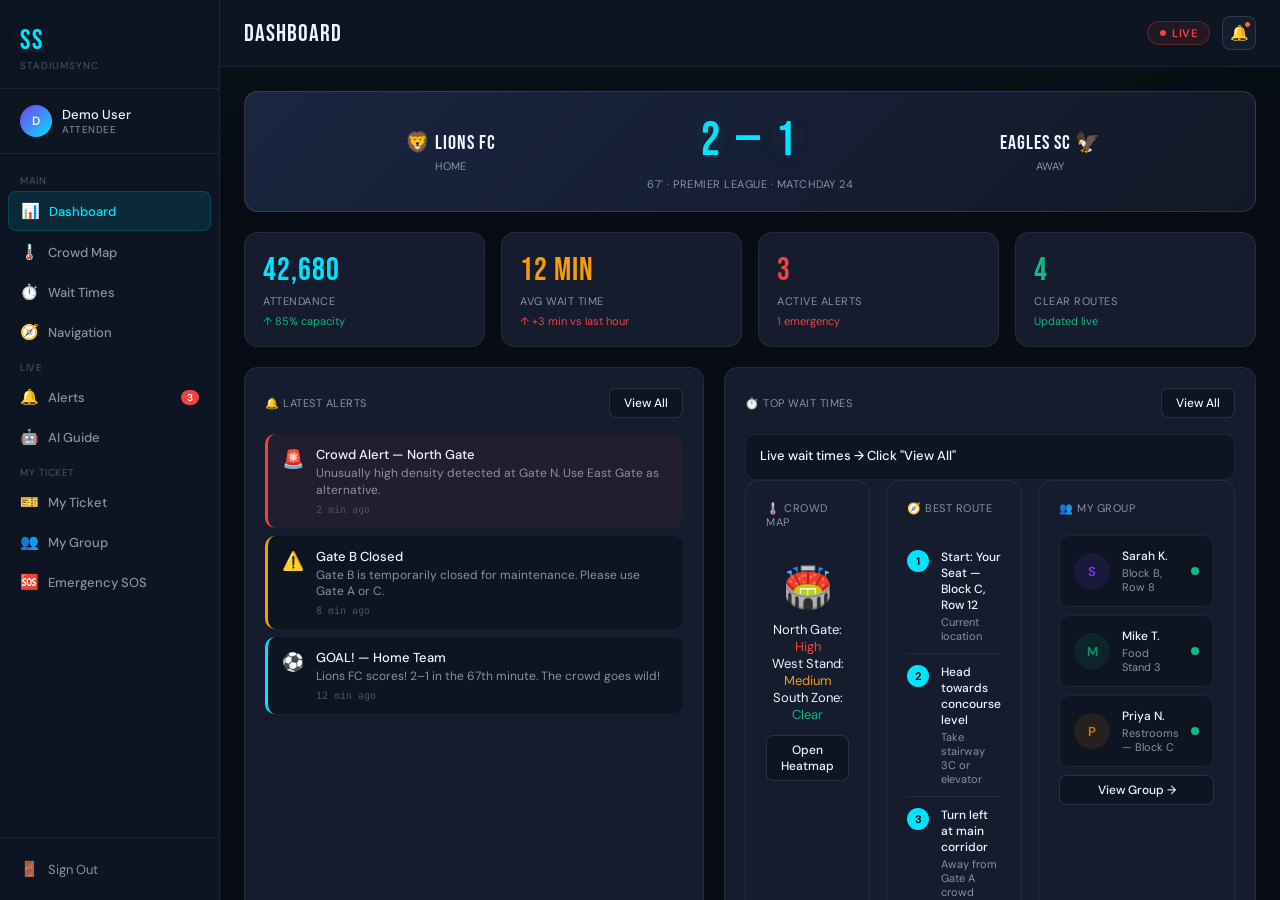
<file: index.html>
<!DOCTYPE html>
<html lang="en">
<head>
<meta charset="UTF-8"/>
<meta name="viewport" content="width=device-width, initial-scale=1.0"/>
<title>StadiumSync — Smart Stadium Experience</title>
<link href="https://fonts.googleapis.com/css2?family=Bebas+Neue&family=DM+Sans:wght@300;400;500;600&family=JetBrains+Mono:wght@400;600&display=swap" rel="stylesheet"/>
<style>
:root {
  --bg: #080c14;
  --bg2: #0d1422;
  --bg3: #111827;
  --card: #141c2e;
  --card2: #1a2540;
  --border: rgba(255,255,255,0.07);
  --border2: rgba(255,255,255,0.12);
  --accent: #00e5ff;
  --accent2: #ff6b35;
  --accent3: #7c3aed;
  --green: #10b981;
  --yellow: #f59e0b;
  --red: #ef4444;
  --text: #f0f4ff;
  --text2: #8892a4;
  --text3: #4a5568;
  --font-display: 'Bebas Neue', sans-serif;
  --font: 'DM Sans', sans-serif;
  --font-mono: 'JetBrains Mono', monospace;
  --glow: 0 0 20px rgba(0,229,255,0.15);
  --glow2: 0 0 30px rgba(0,229,255,0.25);
}
*{box-sizing:border-box;margin:0;padding:0}
body{font-family:var(--font);background:var(--bg);color:var(--text);min-height:100vh;overflow-x:hidden}
body::before{content:'';position:fixed;inset:0;background:radial-gradient(ellipse 80% 50% at 50% -20%,rgba(0,229,255,0.06),transparent);pointer-events:none;z-index:0}

/* SCROLLBAR */
::-webkit-scrollbar{width:4px}
::-webkit-scrollbar-track{background:var(--bg2)}
::-webkit-scrollbar-thumb{background:var(--accent3);border-radius:2px}

/* AUTH SCREEN */
.auth-screen{position:fixed;inset:0;background:var(--bg);display:flex;align-items:center;justify-content:center;z-index:100;padding:20px}
.auth-box{background:var(--card);border:1px solid var(--border2);border-radius:20px;padding:40px;width:100%;max-width:420px;position:relative;overflow:hidden}
.auth-box::before{content:'';position:absolute;top:-60px;right:-60px;width:200px;height:200px;background:radial-gradient(circle,rgba(0,229,255,0.08),transparent);border-radius:50%}
.auth-logo{font-family:var(--font-display);font-size:38px;letter-spacing:2px;color:var(--accent);margin-bottom:4px;text-shadow:var(--glow2)}
.auth-sub{color:var(--text2);font-size:13px;margin-bottom:32px;letter-spacing:1px;text-transform:uppercase}
.auth-tabs{display:flex;gap:4px;background:var(--bg2);border-radius:10px;padding:4px;margin-bottom:24px}
.auth-tab{flex:1;padding:8px;text-align:center;border-radius:7px;font-size:13px;font-weight:500;cursor:pointer;color:var(--text2);transition:all .2s}
.auth-tab.active{background:var(--card2);color:var(--accent)}
.form-group{margin-bottom:16px}
.form-label{font-size:12px;color:var(--text2);text-transform:uppercase;letter-spacing:.5px;margin-bottom:6px;display:block}
.form-input{width:100%;background:var(--bg2);border:1px solid var(--border2);border-radius:10px;padding:12px 14px;color:var(--text);font-family:var(--font);font-size:14px;outline:none;transition:border-color .2s}
.form-input:focus{border-color:var(--accent)}
.form-select{width:100%;background:var(--bg2);border:1px solid var(--border2);border-radius:10px;padding:12px 14px;color:var(--text);font-family:var(--font);font-size:14px;outline:none;appearance:none}
.btn-primary{width:100%;padding:14px;background:var(--accent);color:#000;border:none;border-radius:10px;font-family:var(--font);font-size:14px;font-weight:600;cursor:pointer;transition:all .2s;letter-spacing:.5px;margin-top:8px}
.btn-primary:hover{background:#33ecff;box-shadow:var(--glow2)}
.demo-accounts{margin-top:20px;padding-top:20px;border-top:1px solid var(--border)}
.demo-label{font-size:11px;color:var(--text3);text-transform:uppercase;letter-spacing:.5px;margin-bottom:10px}
.demo-btns{display:flex;gap:8px;flex-wrap:wrap}
.demo-btn{padding:6px 12px;background:var(--bg2);border:1px solid var(--border2);border-radius:6px;color:var(--text2);font-size:11px;cursor:pointer;transition:all .2s}
.demo-btn:hover{border-color:var(--accent);color:var(--accent)}

/* APP LAYOUT */
.app{display:flex;height:100vh;overflow:hidden;position:relative;z-index:1}
.sidebar{width:220px;background:var(--bg2);border-right:1px solid var(--border);display:flex;flex-direction:column;flex-shrink:0;transition:width .3s}
.sidebar-logo{padding:24px 20px 16px;border-bottom:1px solid var(--border)}
.sidebar-logo-text{font-family:var(--font-display);font-size:28px;letter-spacing:2px;color:var(--accent);text-shadow:var(--glow)}
.sidebar-logo-sub{font-size:10px;color:var(--text3);letter-spacing:1px;text-transform:uppercase;margin-top:2px}
.sidebar-user{padding:16px 20px;border-bottom:1px solid var(--border);display:flex;align-items:center;gap:10px}
.user-avatar{width:32px;height:32px;border-radius:50%;background:linear-gradient(135deg,var(--accent3),var(--accent));display:flex;align-items:center;justify-content:center;font-size:12px;font-weight:600;flex-shrink:0}
.user-info{min-width:0}
.user-name{font-size:13px;font-weight:500;white-space:nowrap;overflow:hidden;text-overflow:ellipsis}
.user-role{font-size:10px;color:var(--text2);text-transform:uppercase;letter-spacing:.5px}
.sidebar-nav{flex:1;padding:12px 8px;overflow-y:auto}
.nav-section{font-size:10px;color:var(--text3);text-transform:uppercase;letter-spacing:.5px;padding:8px 12px 4px}
.nav-item{display:flex;align-items:center;gap:10px;padding:9px 12px;border-radius:8px;cursor:pointer;color:var(--text2);font-size:13px;font-weight:500;transition:all .2s;margin-bottom:2px;position:relative}
.nav-item:hover{background:var(--card);color:var(--text)}
.nav-item.active{background:rgba(0,229,255,0.1);color:var(--accent);border:1px solid rgba(0,229,255,0.15)}
.nav-icon{width:18px;text-align:center;font-size:15px;flex-shrink:0}
.nav-badge{margin-left:auto;background:var(--red);color:#fff;border-radius:10px;padding:1px 6px;font-size:10px;font-weight:600}
.sidebar-bottom{padding:12px 8px;border-top:1px solid var(--border)}
.logout-btn{display:flex;align-items:center;gap:10px;padding:9px 12px;border-radius:8px;cursor:pointer;color:var(--text2);font-size:13px;width:100%;background:none;border:none;font-family:var(--font);transition:all .2s}
.logout-btn:hover{color:var(--red);background:rgba(239,68,68,0.08)}

/* MAIN */
.main{flex:1;overflow-y:auto;display:flex;flex-direction:column}
.topbar{padding:16px 24px;border-bottom:1px solid var(--border);display:flex;align-items:center;justify-content:space-between;background:var(--bg2);flex-shrink:0;position:sticky;top:0;z-index:10}
.page-title{font-family:var(--font-display);font-size:24px;letter-spacing:1px;color:var(--text)}
.topbar-right{display:flex;align-items:center;gap:12px}
.live-badge{display:flex;align-items:center;gap:6px;background:rgba(239,68,68,0.1);border:1px solid rgba(239,68,68,0.3);border-radius:20px;padding:4px 12px;font-size:11px;color:var(--red);font-weight:600;letter-spacing:.5px}
.live-dot{width:6px;height:6px;border-radius:50%;background:var(--red);animation:pulse 1.5s infinite}
@keyframes pulse{0%,100%{opacity:1;transform:scale(1)}50%{opacity:.5;transform:scale(.8)}}
.notif-btn{width:34px;height:34px;border-radius:8px;background:var(--card);border:1px solid var(--border2);display:flex;align-items:center;justify-content:center;cursor:pointer;position:relative;font-size:15px;transition:all .2s}
.notif-btn:hover{border-color:var(--accent)}
.notif-dot{position:absolute;top:4px;right:4px;width:7px;height:7px;border-radius:50%;background:var(--accent2);border:1px solid var(--bg2)}
.page-content{padding:24px;flex:1}

/* CARDS */
.card{background:var(--card);border:1px solid var(--border);border-radius:14px;padding:20px}
.card-title{font-size:11px;color:var(--text2);text-transform:uppercase;letter-spacing:.5px;margin-bottom:16px;display:flex;align-items:center;justify-content:space-between}
.card-title-left{display:flex;align-items:center;gap:8px}
.stat-grid{display:grid;grid-template-columns:repeat(4,1fr);gap:16px;margin-bottom:24px}
.stat-card{background:var(--card);border:1px solid var(--border);border-radius:14px;padding:18px}
.stat-value{font-family:var(--font-display);font-size:32px;letter-spacing:1px;margin-bottom:4px}
.stat-label{font-size:11px;color:var(--text2);text-transform:uppercase;letter-spacing:.5px}
.stat-change{font-size:11px;margin-top:6px}
.stat-change.up{color:var(--green)}
.stat-change.down{color:var(--red)}

/* HEATMAP */
.heatmap-container{position:relative;background:var(--bg3);border-radius:10px;overflow:hidden;aspect-ratio:16/9}
.heatmap-grid{display:grid;width:100%;height:100%;position:absolute;inset:0}
.heatmap-cell{transition:background .5s;cursor:pointer;position:relative}
.heatmap-cell:hover::after{content:attr(data-info);position:absolute;top:50%;left:50%;transform:translate(-50%,-50%);background:rgba(0,0,0,.85);color:#fff;padding:4px 8px;border-radius:4px;font-size:10px;white-space:nowrap;z-index:10;pointer-events:none}
.stadium-overlay{position:absolute;inset:0;display:flex;align-items:center;justify-content:center;pointer-events:none}
.stadium-shape{width:60%;height:55%;border:2px solid rgba(255,255,255,.2);border-radius:50%;position:relative;display:flex;align-items:center;justify-content:center}
.stadium-field{width:70%;height:55%;border:1.5px solid rgba(255,255,255,.15);border-radius:4px;background:rgba(16,185,129,.08)}
.zone-label{position:absolute;font-size:10px;color:rgba(255,255,255,.5);letter-spacing:.5px;font-weight:600}

/* WAIT TIMES */
.wait-list{display:flex;flex-direction:column;gap:10px}
.wait-item{display:flex;align-items:center;gap:14px;padding:12px 14px;background:var(--bg2);border-radius:10px;border:1px solid var(--border)}
.wait-icon{font-size:20px;width:32px;text-align:center}
.wait-info{flex:1}
.wait-name{font-size:13px;font-weight:500;margin-bottom:3px}
.wait-meta{font-size:11px;color:var(--text2)}
.wait-bar-wrap{width:90px}
.wait-bar{height:4px;background:var(--border2);border-radius:2px;margin-bottom:4px}
.wait-bar-fill{height:100%;border-radius:2px;transition:width .5s}
.wait-time{font-size:12px;font-weight:600;text-align:right}

/* NOTIFICATIONS */
.notif-list{display:flex;flex-direction:column;gap:8px}
.notif-item{display:flex;gap:12px;padding:12px 14px;background:var(--bg2);border-radius:10px;border-left:3px solid transparent;transition:all .2s;cursor:pointer}
.notif-item:hover{background:var(--card2)}
.notif-item.emergency{border-left-color:var(--red);background:rgba(239,68,68,.05)}
.notif-item.alert{border-left-color:var(--yellow)}
.notif-item.info{border-left-color:var(--accent)}
.notif-item.success{border-left-color:var(--green)}
.notif-icon{font-size:18px;flex-shrink:0;margin-top:1px}
.notif-content{flex:1}
.notif-title{font-size:13px;font-weight:500;margin-bottom:2px}
.notif-msg{font-size:12px;color:var(--text2);line-height:1.4}
.notif-time{font-size:10px;color:var(--text3);margin-top:4px;font-family:var(--font-mono)}

/* ROUTE */
.route-map{background:var(--bg3);border-radius:10px;padding:16px;position:relative;min-height:240px}
.route-step{display:flex;align-items:flex-start;gap:12px;padding:10px 0;border-bottom:1px solid var(--border)}
.route-step:last-child{border:none}
.step-num{width:22px;height:22px;border-radius:50%;background:var(--accent);color:#000;font-size:11px;font-weight:700;display:flex;align-items:center;justify-content:center;flex-shrink:0;margin-top:1px}
.step-info{flex:1}
.step-title{font-size:13px;font-weight:500;margin-bottom:2px}
.step-meta{font-size:11px;color:var(--text2)}
.step-time{font-size:12px;color:var(--accent);font-family:var(--font-mono)}

/* GRID LAYOUTS */
.grid-2{display:grid;grid-template-columns:1fr 1fr;gap:20px}
.grid-3{display:grid;grid-template-columns:1fr 1fr 1fr;gap:16px}
.grid-2-1{display:grid;grid-template-columns:2fr 1fr;gap:20px}
.mb-20{margin-bottom:20px}
.mb-16{margin-bottom:16px}

/* BADGE */
.badge{display:inline-flex;align-items:center;padding:2px 8px;border-radius:4px;font-size:10px;font-weight:600;letter-spacing:.3px}
.badge-green{background:rgba(16,185,129,.15);color:var(--green)}
.badge-yellow{background:rgba(245,158,11,.15);color:var(--yellow)}
.badge-red{background:rgba(239,68,68,.15);color:var(--red)}
.badge-blue{background:rgba(0,229,255,.1);color:var(--accent)}
.badge-purple{background:rgba(124,58,237,.15);color:#a78bfa}

/* QR */
.qr-container{display:flex;flex-direction:column;align-items:center;gap:16px}
.qr-box{width:160px;height:160px;background:#fff;border-radius:12px;padding:12px;display:flex;align-items:center;justify-content:center}
.qr-grid{display:grid;grid-template-columns:repeat(10,1fr);gap:1.5px;width:100%;height:100%}
.qr-cell{border-radius:1px}
.ticket-card{background:linear-gradient(135deg,var(--card2),var(--bg3));border:1px solid var(--border2);border-radius:16px;padding:20px;position:relative;overflow:hidden}
.ticket-card::after{content:'';position:absolute;right:-20px;top:50%;transform:translateY(-50%);width:40px;height:40px;border-radius:50%;background:var(--bg)}
.ticket-card::before{content:'';position:absolute;left:-20px;top:50%;transform:translateY(-50%);width:40px;height:40px;border-radius:50%;background:var(--bg)}
.ticket-perf{width:calc(100% + 2px);height:1px;background:repeating-linear-gradient(90deg,var(--border2) 0,var(--border2) 6px,transparent 6px,transparent 12px);margin:16px -1px}
.ticket-row{display:flex;justify-content:space-between;align-items:center}
.ticket-field{font-size:10px;color:var(--text2);text-transform:uppercase;letter-spacing:.5px;margin-bottom:3px}
.ticket-val{font-size:14px;font-weight:600}
.ticket-val-big{font-family:var(--font-display);font-size:22px;letter-spacing:1px;color:var(--accent)}

/* GROUP */
.friend-list{display:flex;flex-direction:column;gap:10px}
.friend-item{display:flex;align-items:center;gap:12px;padding:12px 14px;background:var(--bg2);border-radius:10px;border:1px solid var(--border)}
.friend-avatar{width:36px;height:36px;border-radius:50%;display:flex;align-items:center;justify-content:center;font-weight:600;font-size:13px;flex-shrink:0}
.friend-info{flex:1}
.friend-name{font-size:13px;font-weight:500;margin-bottom:2px}
.friend-loc{font-size:11px;color:var(--text2)}
.friend-status{width:8px;height:8px;border-radius:50%;flex-shrink:0}

/* SOS */
.sos-panel{text-align:center;padding:20px}
.sos-btn{width:130px;height:130px;border-radius:50%;background:linear-gradient(135deg,#dc2626,#ef4444);border:4px solid rgba(239,68,68,.3);cursor:pointer;font-family:var(--font-display);font-size:36px;letter-spacing:2px;color:#fff;transition:all .3s;display:flex;align-items:center;justify-content:center;flex-direction:column;gap:4px;margin:0 auto;box-shadow:0 0 0 0 rgba(239,68,68,.4)}
.sos-btn:hover{transform:scale(1.05);box-shadow:0 0 0 12px rgba(239,68,68,.15)}
.sos-btn.active{animation:sos-pulse 1s infinite;background:linear-gradient(135deg,#991b1b,#dc2626)}
@keyframes sos-pulse{0%{box-shadow:0 0 0 0 rgba(239,68,68,.6)}70%{box-shadow:0 0 0 20px rgba(239,68,68,0)}100%{box-shadow:0 0 0 0 rgba(239,68,68,0)}}
.sos-sub{font-size:12px;color:rgba(255,255,255,.7);margin-top:4px}
.sos-options{display:grid;grid-template-columns:1fr 1fr;gap:10px;margin-top:20px}
.sos-option{padding:14px;background:var(--bg2);border:1px solid var(--border2);border-radius:10px;cursor:pointer;text-align:center;transition:all .2s}
.sos-option:hover{border-color:var(--red);background:rgba(239,68,68,.05)}
.sos-option-icon{font-size:22px;margin-bottom:6px}
.sos-option-label{font-size:12px;font-weight:500}

/* ADMIN DASHBOARD */
.admin-chart{height:120px;position:relative;overflow:hidden}
.chart-bars{display:flex;align-items:flex-end;gap:4px;height:100%;padding-top:8px}
.chart-bar{flex:1;border-radius:3px 3px 0 0;transition:height .5s,background .3s;cursor:pointer;position:relative}
.chart-bar:hover::after{content:attr(data-val);position:absolute;top:-20px;left:50%;transform:translateX(-50%);font-size:10px;color:var(--text2);white-space:nowrap}
.admin-table{width:100%;border-collapse:collapse}
.admin-table th{font-size:11px;color:var(--text2);text-transform:uppercase;letter-spacing:.5px;padding:8px 12px;text-align:left;border-bottom:1px solid var(--border)}
.admin-table td{padding:10px 12px;font-size:13px;border-bottom:1px solid var(--border)}
.admin-table tr:last-child td{border:none}
.admin-table tr:hover td{background:var(--bg2)}

/* TOGGLE */
.toggle{width:36px;height:20px;background:var(--bg3);border-radius:10px;cursor:pointer;position:relative;transition:background .2s;border:1px solid var(--border2)}
.toggle.on{background:var(--accent)}
.toggle::after{content:'';position:absolute;width:14px;height:14px;border-radius:50%;background:#fff;top:2px;left:2px;transition:transform .2s}
.toggle.on::after{transform:translateX(16px)}

/* AI CHAT */
.ai-chat{display:flex;flex-direction:column;height:100%}
.ai-messages{flex:1;overflow-y:auto;padding:16px;display:flex;flex-direction:column;gap:12px}
.ai-msg{max-width:80%;padding:10px 14px;border-radius:12px;font-size:13px;line-height:1.5}
.ai-msg.user{align-self:flex-end;background:rgba(0,229,255,.1);border:1px solid rgba(0,229,255,.2);color:var(--text)}
.ai-msg.bot{align-self:flex-start;background:var(--card2);border:1px solid var(--border2);color:var(--text)}
.ai-msg.bot .msg-label{font-size:10px;color:var(--accent);font-weight:600;margin-bottom:4px;text-transform:uppercase;letter-spacing:.5px}
.ai-input-row{display:flex;gap:8px;padding:12px 16px;border-top:1px solid var(--border)}
.ai-input{flex:1;background:var(--bg2);border:1px solid var(--border2);border-radius:8px;padding:10px 12px;color:var(--text);font-family:var(--font);font-size:13px;outline:none}
.ai-input:focus{border-color:var(--accent)}
.ai-send{padding:10px 16px;background:var(--accent);color:#000;border:none;border-radius:8px;font-size:13px;font-weight:600;cursor:pointer;transition:all .2s}
.ai-send:hover{background:#33ecff}
.ai-chips{display:flex;flex-wrap:wrap;gap:6px;padding:8px 16px 0}
.ai-chip{font-size:11px;padding:4px 10px;border-radius:99px;border:1px solid var(--border2);background:var(--bg2);color:var(--text2);cursor:pointer;transition:all .2s}
.ai-chip:hover{border-color:var(--accent);color:var(--accent)}

/* SCROLLABLE SECTION */
.scroll-section{overflow-y:auto;max-height:400px}

/* MATCH SCORE */
.match-banner{background:linear-gradient(135deg,var(--card2),var(--bg3));border:1px solid var(--border2);border-radius:14px;padding:20px 24px;margin-bottom:20px}
.match-teams{display:flex;align-items:center;justify-content:space-between;gap:16px}
.match-team{text-align:center;flex:1}
.match-team-name{font-family:var(--font-display);font-size:20px;letter-spacing:1px;margin-bottom:4px}
.match-score{font-family:var(--font-display);font-size:48px;letter-spacing:4px;color:var(--accent);text-shadow:var(--glow)}
.match-info{text-align:center;font-size:11px;color:var(--text2);text-transform:uppercase;letter-spacing:.5px;margin-top:8px}
.match-divider{font-family:var(--font-display);font-size:22px;color:var(--text3);padding:0 8px}

/* RESPONSIVE */
@media(max-width:900px){
  .sidebar{width:60px}
  .sidebar-logo-text,.sidebar-logo-sub,.user-info,.nav-item span:not(.nav-icon),.nav-badge,.sidebar-bottom .logout-label{display:none}
  .stat-grid{grid-template-columns:1fr 1fr}
  .grid-2,.grid-2-1{grid-template-columns:1fr}
  .grid-3{grid-template-columns:1fr 1fr}
}
@media(max-width:600px){
  .stat-grid{grid-template-columns:1fr 1fr}
  .grid-3{grid-template-columns:1fr}
  .page-content{padding:16px}
  .match-score{font-size:36px}
}

/* UTILS */
.flex{display:flex}.items-center{align-items:center}.justify-between{justify-content:space-between}.gap-8{gap:8px}.gap-12{gap:12px}.gap-16{gap:16px}.text-accent{color:var(--accent)}.text-green{color:var(--green)}.text-red{color:var(--red)}.text-yellow{color:var(--yellow)}.text-muted{color:var(--text2)}.text-sm{font-size:13px}.text-xs{font-size:11px}.font-mono{font-family:var(--font-mono)}.mt-8{margin-top:8px}.mt-12{margin-top:12px}.mt-16{margin-top:16px}.w-full{width:100%}.hidden{display:none}
.btn-sm{padding:6px 14px;border-radius:7px;border:1px solid var(--border2);background:var(--bg2);color:var(--text);font-size:12px;font-weight:500;cursor:pointer;transition:all .2s;font-family:var(--font)}
.btn-sm:hover{border-color:var(--accent);color:var(--accent)}
.btn-accent{padding:8px 18px;border-radius:8px;background:var(--accent);color:#000;font-size:13px;font-weight:600;cursor:pointer;border:none;font-family:var(--font);transition:all .2s}
.btn-accent:hover{background:#33ecff}
.section-divider{height:1px;background:var(--border);margin:20px 0}
</style>
</head>
<body>

<!-- AUTH -->
<div class="auth-screen" id="authScreen" style="display:none">
  <div class="auth-box">
    <div class="auth-logo">STADIUMSYNC</div>
    <div class="auth-sub">Smart Stadium Experience Platform</div>
    <div class="auth-tabs">
      <div class="auth-tab active" onclick="switchAuthTab('login')">Sign In</div>
      <div class="auth-tab" onclick="switchAuthTab('signup')">Sign Up</div>
    </div>
    <div id="loginForm">
      <div class="form-group">
        <label class="form-label">Email</label>
        <input class="form-input" type="email" id="loginEmail" placeholder="you@example.com" value="attendee@stadium.com"/>
      </div>
      <div class="form-group">
        <label class="form-label">Password</label>
        <input class="form-input" type="password" id="loginPass" placeholder="••••••••" value="password"/>
      </div>
      <button class="btn-primary" onclick="doLogin()">Sign In →</button>
    </div>
    <div id="signupForm" style="display:none">
      <div class="form-group">
        <label class="form-label">Full Name</label>
        <input class="form-input" type="text" placeholder="John Smith"/>
      </div>
      <div class="form-group">
        <label class="form-label">Email</label>
        <input class="form-input" type="email" placeholder="you@example.com"/>
      </div>
      <div class="form-group">
        <label class="form-label">Role</label>
        <select class="form-select">
          <option>Attendee</option>
          <option>Staff</option>
        </select>
      </div>
      <div class="form-group">
        <label class="form-label">Password</label>
        <input class="form-input" type="password" placeholder="••••••••"/>
      </div>
      <button class="btn-primary" onclick="doLogin()">Create Account →</button>
    </div>
    <div class="demo-accounts">
      <div class="demo-label">Quick Demo Access</div>
      <div class="demo-btns">
        <div class="demo-btn" onclick="quickLogin('attendee')">👤 Attendee</div>
        <div class="demo-btn" onclick="quickLogin('staff')">🦺 Staff</div>
        <div class="demo-btn" onclick="quickLogin('admin')">⚙️ Admin</div>
      </div>
    </div>
  </div>
</div>

<!-- APP -->
<div class="app" id="appShell" style="display:none">
  <!-- SIDEBAR -->
  <div class="sidebar">
    <div class="sidebar-logo">
      <div class="sidebar-logo-text">SS</div>
      <div class="sidebar-logo-sub">StadiumSync</div>
    </div>
    <div class="sidebar-user">
      <div class="user-avatar" id="userAvatar">A</div>
      <div class="user-info">
        <div class="user-name" id="userNameDisplay">Alex Johnson</div>
        <div class="user-role" id="userRoleDisplay">Attendee</div>
      </div>
    </div>
    <nav class="sidebar-nav">
      <div class="nav-section">Main</div>
      <div class="nav-item active" onclick="navigate('dashboard')"><span class="nav-icon">📊</span><span>Dashboard</span></div>
      <div class="nav-item" onclick="navigate('heatmap')"><span class="nav-icon">🌡️</span><span>Crowd Map</span></div>
      <div class="nav-item" onclick="navigate('waittimes')"><span class="nav-icon">⏱️</span><span>Wait Times</span></div>
      <div class="nav-item" onclick="navigate('navigation')"><span class="nav-icon">🧭</span><span>Navigation</span></div>
      <div class="nav-section">Live</div>
      <div class="nav-item" onclick="navigate('notifications')"><span class="nav-icon">🔔</span><span>Alerts</span><span class="nav-badge" id="notifBadge">3</span></div>
      <div class="nav-item" onclick="navigate('ai')"><span class="nav-icon">🤖</span><span>AI Guide</span></div>
      <div class="nav-section">My Ticket</div>
      <div class="nav-item" onclick="navigate('ticket')"><span class="nav-icon">🎫</span><span>My Ticket</span></div>
      <div class="nav-item" onclick="navigate('group')"><span class="nav-icon">👥</span><span>My Group</span></div>
      <div class="nav-item" onclick="navigate('sos')"><span class="nav-icon">🆘</span><span>Emergency SOS</span></div>
      <div class="nav-section admin-only" id="adminSection">Admin</div>
      <div class="nav-item admin-only" id="adminNav" onclick="navigate('admin')"><span class="nav-icon">⚙️</span><span>Admin Panel</span></div>
    </nav>
    <div class="sidebar-bottom">
      <button class="logout-btn" onclick="doLogout()">
        <span class="nav-icon">🚪</span><span class="logout-label">Sign Out</span>
      </button>
    </div>
  </div>

  <!-- MAIN -->
  <div class="main">
    <div class="topbar">
      <div class="page-title" id="pageTitle">Dashboard</div>
      <div class="topbar-right">
        <div class="live-badge"><div class="live-dot"></div>LIVE</div>
        <div class="notif-btn" onclick="navigate('notifications')">🔔<div class="notif-dot"></div></div>
      </div>
    </div>
    <div class="page-content" id="pageContent"></div>
  </div>
</div>

<script>
// ==============================
// SAMPLE DATA
// ==============================
const API_BASE = "https://stadiumsync-284841187356.asia-south1.run.app/api";
async function fetchCrowdData() {
  const res = await fetch(API_BASE + "/crowd");
  const data = await res.json();
  return data;
}
const USERS = {
  attendee: { name: 'Alex Johnson', role: 'attendee', email: 'attendee@stadium.com', seat: 'Block C, Row 12, Seat 07', ticket: 'TKT-2024-88421' },
  staff:    { name: 'Maria Chen', role: 'staff', email: 'staff@stadium.com', seat: 'Staff Zone', ticket: 'STF-2024-00314' },
  admin:    { name: 'David Osei', role: 'admin', email: 'admin@stadium.com', seat: 'Admin Box', ticket: 'ADM-2024-00001' }
};

let currentUser = {
  name: "Demo User",
  role: "attendee",
  email: "demo@stadium.com",
  seat: "Block C, Row 12, Seat 07",
  ticket: "TKT-DEMO-001"
};
let currentPage = 'dashboard';

const NOTIFICATIONS = [
  { type: 'emergency', icon: '🚨', title: 'Crowd Alert — North Gate', msg: 'Unusually high density detected at Gate N. Use East Gate as alternative.', time: '2 min ago' },
  { type: 'alert', icon: '⚠️', title: 'Gate B Closed', msg: 'Gate B is temporarily closed for maintenance. Please use Gate A or C.', time: '8 min ago' },
  { type: 'info', icon: '⚽', title: 'GOAL! — Home Team', msg: 'Lions FC scores! 2–1 in the 67th minute. The crowd goes wild!', time: '12 min ago' },
  { type: 'success', icon: '✅', title: 'Order Ready', msg: 'Your food order from Stand 7 is ready for pickup at counter 3.', time: '18 min ago' },
  { type: 'alert', icon: '🌧️', title: 'Weather Update', msg: 'Light rain expected in 30 minutes. Covered areas available in sections D & E.', time: '22 min ago' },
  { type: 'info', icon: '🅿️', title: 'Parking Update', msg: 'Lot P3 is now full. Overflow parking available at Lot P7 with shuttle.', time: '35 min ago' },
];



const GROUP_FRIENDS = [
  { name: 'Sarah K.', loc: 'Block B, Row 8', status: 'online', color: '#7c3aed' },
  { name: 'Mike T.', loc: 'Food Stand 3', status: 'online', color: '#059669' },
  { name: 'Priya N.', loc: 'Restrooms — Block C', status: 'online', color: '#d97706' },
  { name: 'James L.', loc: 'Merchandise Store', status: 'away', color: '#0891b2' },
];

const ADMIN_STATS = {
  attendance: 42680,
  capacity: 50000,
  incidents: 3,
  staff: 248
};

// Heatmap data [row][col] = density 0-100
const HEATMAP = [
  [20,25,30,35,30,25,20,15,10,12],
  [35,55,70,80,75,60,45,30,20,22],
  [40,65,85,95,90,75,60,40,25,28],
  [35,60,80,90,88,72,55,38,22,25],
  [25,45,65,78,75,58,45,28,18,20],
  [15,30,50,65,62,48,35,22,14,15],
  [10,20,35,45,42,32,25,15,10,10],
  [8,15,25,30,28,22,18,10,8,8],
];

const ZONE_LABELS = ['North Stand','West Stand','East Stand','South Stand'];
const ROUTE_STEPS = [
  { title: 'Start: Your Seat — Block C, Row 12', meta: 'Current location', time: '' },
  { title: 'Head towards concourse level', meta: 'Take stairway 3C or elevator', time: '1 min' },
  { title: 'Turn left at main corridor', meta: 'Away from Gate A crowd', time: '2 min' },
  { title: 'Pass through Block B zone', meta: 'Currently 22% density — clear route', time: '3 min' },
  { title: 'Arrive: Food Stand 7 — Pizza', meta: 'Estimated wait: 8 minutes', time: '5 min' },
];

// ==============================
// AUTH
// ==============================
function switchAuthTab(tab) {
  document.querySelectorAll('.auth-tab').forEach((t,i) => t.classList.toggle('active', (i===0&&tab==='login')||(i===1&&tab==='signup')));
  document.getElementById('loginForm').style.display = tab==='login' ? 'block' : 'none';
  document.getElementById('signupForm').style.display = tab==='signup' ? 'block' : 'none';
}
function quickLogin(role) {
  document.getElementById('loginEmail').value = USERS[role].email;
  currentUser = USERS[role];
  launchApp();
}
async function doLogin() {
  const email = document.getElementById("loginEmail").value;
  const password = document.getElementById("loginPass").value;

  const res = await fetch("http://localhost:5000/api/login", {
    method: "POST",
    headers: {
      "Content-Type": "application/json"
    },
    body: JSON.stringify({ email, password })
  });

  const data = await res.json();

  if (data.success) {
    currentUser = data.user;
    launchApp();
  } else {
    alert("Login failed ❌");
  }
}

function launchApp() {
  document.getElementById('authScreen').style.display = 'none';
  document.getElementById('appShell').style.display = 'flex';
  document.getElementById('userAvatar').textContent = currentUser.name[0];
  document.getElementById('userNameDisplay').textContent = currentUser.name;
  document.getElementById('userRoleDisplay').textContent = currentUser.role.charAt(0).toUpperCase() + currentUser.role.slice(1);
  const isAdmin = currentUser.role === 'admin';
  document.querySelectorAll('.admin-only').forEach(el => el.style.display = isAdmin ? '' : 'none');
  navigate('dashboard');
  startLiveUpdates();
}
function doLogout() {
  currentUser = null;
  document.getElementById('appShell').style.display = 'none';
  document.getElementById('authScreen').style.display = 'flex';
}

// ==============================
// NAVIGATION
// ==============================
function navigate(page) {
  currentPage = page;
  document.querySelectorAll('.nav-item').forEach(el => el.classList.remove('active'));
  const titles = { dashboard:'Dashboard', heatmap:'Crowd Density Map', waittimes:'Wait Times', navigation:'Smart Navigation', notifications:'Live Alerts', ai:'AI Guide', ticket:'My Ticket', group:'Group Coordination', sos:'Emergency SOS', admin:'Admin Dashboard' };
  document.getElementById('pageTitle').textContent = titles[page] || page;
  document.querySelectorAll('.nav-item').forEach(el => {
    if (el.getAttribute('onclick') && el.getAttribute('onclick').includes("'"+page+"'")) el.classList.add('active');
  });
  const content = document.getElementById('pageContent');
  switch(page) {
    case 'dashboard': content.innerHTML = renderDashboard(); break;
    case 'heatmap': content.innerHTML = renderHeatmap(); break;
    case 'waittimes':
  renderWaitTimes().then(html => {
    content.innerHTML = html;
  });
  break;
    case 'navigation': content.innerHTML = renderNavigation(); break;
    case 'notifications': content.innerHTML = renderNotifications(); document.getElementById('notifBadge').textContent='0'; break;
    case 'ai': content.innerHTML = renderAI(); setupAIChat(); break;
    case 'ticket': content.innerHTML = renderTicket(); drawQR(); break;
    case 'group': content.innerHTML = renderGroup(); break;
    case 'sos': content.innerHTML = renderSOS(); break;
    case 'admin': content.innerHTML = renderAdmin(); renderAdminChart(); break;
    default: content.innerHTML = '<p style="color:var(--text2)">Page not found.</p>';
  }
}

// ==============================
// PAGES
// ==============================
function renderDashboard() {
  const pct = Math.round(ADMIN_STATS.attendance / ADMIN_STATS.capacity * 100);
  return `
<div class="match-banner">
  <div class="match-teams">
    <div class="match-team">
      <div class="match-team-name">🦁 Lions FC</div>
      <div class="text-xs text-muted">HOME</div>
    </div>
    <div style="text-align:center">
      <div class="match-score">2 — 1</div>
      <div class="match-info">67' · Premier League · Matchday 24</div>
    </div>
    <div class="match-team">
      <div class="match-team-name">Eagles SC 🦅</div>
      <div class="text-xs text-muted">AWAY</div>
    </div>
  </div>
</div>

<div class="stat-grid mb-20">
  <div class="stat-card">
    <div class="stat-value text-accent">${ADMIN_STATS.attendance.toLocaleString()}</div>
    <div class="stat-label">Attendance</div>
    <div class="stat-change up">↑ ${pct}% capacity</div>
  </div>
  <div class="stat-card">
    <div class="stat-value text-yellow">12 min</div>
    <div class="stat-label">Avg Wait Time</div>
    <div class="stat-change down">↑ +3 min vs last hour</div>
  </div>
  <div class="stat-card">
    <div class="stat-value text-red">3</div>
    <div class="stat-label">Active Alerts</div>
    <div class="stat-change down">1 emergency</div>
  </div>
  <div class="stat-card">
    <div class="stat-value text-green">4</div>
    <div class="stat-label">Clear Routes</div>
    <div class="stat-change up">Updated live</div>
  </div>
</div>

<div class="grid-2 mb-20">
  <div class="card">
    <div class="card-title">
      <div class="card-title-left">🔔 Latest Alerts</div>
      <button class="btn-sm" onclick="navigate('notifications')">View All</button>
    </div>
    <div class="notif-list">
      ${NOTIFICATIONS.slice(0,3).map(n => `
      <div class="notif-item ${n.type}">
        <div class="notif-icon">${n.icon}</div>
        <div class="notif-content">
          <div class="notif-title">${n.title}</div>
          <div class="notif-msg">${n.msg}</div>
          <div class="notif-time">${n.time}</div>
        </div>
      </div>`).join('')}
    </div>
  </div>
  <div class="card">
    <div class="card-title">
      <div class="card-title-left">⏱️ Top Wait Times</div>
      <button class="btn-sm" onclick="navigate('waittimes')">View All</button>
    </div>
    <div class="wait-list">
  <div class="wait-item">
    <div class="wait-name">Live wait times → Click "View All"</div>
  </div>
</div>


<div class="grid-3">
  <div class="card" style="cursor:pointer" onclick="navigate('heatmap')">
    <div class="card-title">🌡️ Crowd Map</div>
    <div style="text-align:center;padding:16px 0">
      <div style="font-size:40px">🏟️</div>
      <div class="text-sm mt-8">North Gate: <span class="text-red">High</span></div>
      <div class="text-sm">West Stand: <span class="text-yellow">Medium</span></div>
      <div class="text-sm">South Zone: <span class="text-green">Clear</span></div>
      <button class="btn-sm mt-12 w-full">Open Heatmap</button>
    </div>
  </div>
  <div class="card" style="cursor:pointer" onclick="navigate('navigation')">
    <div class="card-title">🧭 Best Route</div>
    <div style="padding:8px 0">
      ${ROUTE_STEPS.slice(0,3).map((s,i) => `
      <div class="route-step">
        <div class="step-num">${i+1}</div>
        <div class="step-info">
          <div class="step-title" style="font-size:12px">${s.title}</div>
          <div class="step-meta">${s.meta}</div>
        </div>
      </div>`).join('')}
      <button class="btn-sm w-full mt-8">Full Route →</button>
    </div>
  </div>
  <div class="card" style="cursor:pointer" onclick="navigate('group')">
    <div class="card-title">👥 My Group</div>
    <div style="padding:4px 0">
      ${GROUP_FRIENDS.slice(0,3).map(f => `
      <div class="friend-item" style="margin-bottom:8px">
        <div class="friend-avatar" style="background:${f.color}20;color:${f.color}">${f.name[0]}</div>
        <div class="friend-info">
          <div class="friend-name" style="font-size:12px">${f.name}</div>
          <div class="friend-loc">${f.loc}</div>
        </div>
        <div class="friend-status" style="background:${f.status==='online'?'var(--green)':'var(--yellow)'}"></div>
      </div>`).join('')}
      <button class="btn-sm w-full mt-4">View Group →</button>
    </div>
  </div>
</div>`;
}

function renderHeatmap() {
  const rows = HEATMAP.length, cols = HEATMAP[0].length;
  let cells = '';
  for (let r=0;r<rows;r++) for (let c=0;c<cols;c++) {
    const v = HEATMAP[r][c];
    const alpha = (v/100)*0.85+0.05;
    const color = v>70 ? `rgba(239,68,68,${alpha})` : v>40 ? `rgba(245,158,11,${alpha})` : `rgba(16,185,129,${alpha})`;
    cells += `<div class="heatmap-cell" style="background:${color}" data-info="${v}% density" title="${v}% crowd density"></div>`;
  }
  return `
<div class="card mb-20">
  <div class="card-title">
    <div class="card-title-left">Stadium Crowd Density — Live</div>
    <div class="flex gap-8 text-xs">
      <span style="color:var(--green)">● Low</span>
      <span style="color:var(--yellow)">● Medium</span>
      <span style="color:var(--red)">● High</span>
    </div>
  </div>
  <div class="heatmap-container" style="min-height:280px">
    <div class="heatmap-grid" style="grid-template-columns:repeat(${cols},1fr);grid-template-rows:repeat(${rows},1fr)">${cells}</div>
    <div class="stadium-overlay">
      <div class="stadium-shape">
        <div class="stadium-field"></div>
      </div>
    </div>
    <div style="position:absolute;top:8px;left:50%;transform:translateX(-50%);font-size:10px;color:rgba(255,255,255,.4);letter-spacing:.5px">NORTH</div>
    <div style="position:absolute;bottom:8px;left:50%;transform:translateX(-50%);font-size:10px;color:rgba(255,255,255,.4);letter-spacing:.5px">SOUTH</div>
    <div style="position:absolute;left:8px;top:50%;transform:translateY(-50%);font-size:10px;color:rgba(255,255,255,.4);letter-spacing:.5px">W</div>
    <div style="position:absolute;right:8px;top:50%;transform:translateY(-50%);font-size:10px;color:rgba(255,255,255,.4);letter-spacing:.5px">E</div>
  </div>
</div>
<div class="grid-3">
  <div class="card">
    <div class="card-title">🔴 Hotspots</div>
    <div class="text-sm text-muted mb-16">Areas with >70% density</div>
    <div style="display:flex;flex-direction:column;gap:8px">
      <div class="flex items-center justify-between"><span class="text-sm">Gate A Entrance</span><span class="badge badge-red">82%</span></div>
      <div class="flex items-center justify-between"><span class="text-sm">North Stand Row 1–5</span><span class="badge badge-red">90%</span></div>
      <div class="flex items-center justify-between"><span class="text-sm">Drinks Stand 2</span><span class="badge badge-red">95%</span></div>
    </div>
  </div>
  <div class="card">
    <div class="card-title">🟡 Moderate</div>
    <div class="text-sm text-muted mb-16">Areas with 40–70% density</div>
    <div style="display:flex;flex-direction:column;gap:8px">
      <div class="flex items-center justify-between"><span class="text-sm">West Concourse</span><span class="badge badge-yellow">65%</span></div>
      <div class="flex items-center justify-between"><span class="text-sm">Food Stand 3</span><span class="badge badge-yellow">55%</span></div>
      <div class="flex items-center justify-between"><span class="text-sm">Restrooms Block A</span><span class="badge badge-yellow">45%</span></div>
    </div>
  </div>
  <div class="card">
    <div class="card-title">🟢 Clear Zones</div>
    <div class="text-sm text-muted mb-16">Areas with &lt;40% density</div>
    <div style="display:flex;flex-direction:column;gap:8px">
      <div class="flex items-center justify-between"><span class="text-sm">Gate B — North</span><span class="badge badge-green">22%</span></div>
      <div class="flex items-center justify-between"><span class="text-sm">Gate C — VIP</span><span class="badge badge-green">10%</span></div>
      <div class="flex items-center justify-between"><span class="text-sm">Restrooms Block C</span><span class="badge badge-green">12%</span></div>
    </div>
  </div>
</div>`;
}

async function renderWaitTimes() {
  const data = await fetchCrowdData();

  return `
  <div class="card">
    <div class="card-title">Live Wait Times</div>
    ${data.map(w => `
      <div class="wait-item">
        <div class="wait-name">${w.zone}</div>
        <div class="wait-time">${w.waitTime} min</div>
      </div>
    `).join('')}
  </div>`;
}

function renderNavigation() {
  return `
<div class="grid-2 mb-20">
  <div class="card">
    <div class="card-title">🎯 Set Destination</div>
    <div class="form-group">
      <label class="form-label">From</label>
      <select class="form-select" style="border-radius:10px;color:var(--text)">
        <option>My Current Seat — Block C, Row 12</option>
        <option>Gate A</option><option>Gate B</option><option>Gate C</option>
      </select>
    </div>
    <div class="form-group mt-12">
      <label class="form-label">To</label>
      <select class="form-select" style="border-radius:10px;color:var(--text)">
        <option>Food Stand 7 — Pizza</option>
        <option>Restrooms Block C</option>
        <option>Merchandise Store</option>
        <option>First Aid Station</option>
        <option>Gate B — Exit</option>
      </select>
    </div>
    <button class="btn-accent w-full mt-12" onclick="this.textContent='✓ Route Updated!'">Find Best Route →</button>
  </div>
  <div class="card">
    <div class="card-title">📍 Route Summary</div>
    <div style="display:flex;flex-direction:column;gap:10px;font-size:13px">
      <div class="flex items-center justify-between"><span class="text-muted">Distance</span><span class="font-mono">~320m</span></div>
      <div class="flex items-center justify-between"><span class="text-muted">Walk time</span><span class="font-mono">5 min</span></div>
      <div class="flex items-center justify-between"><span class="text-muted">Wait at dest.</span><span class="font-mono text-yellow">8 min</span></div>
      <div class="flex items-center justify-between"><span class="text-muted">Total</span><span class="font-mono text-green">~13 min</span></div>
      <div class="flex items-center justify-between"><span class="text-muted">Route density</span><span class="badge badge-green">22% — Clear</span></div>
    </div>
  </div>
</div>
<div class="card">
  <div class="card-title">🗺️ Step-by-Step Directions</div>
  <div class="route-map">
    ${ROUTE_STEPS.map((s,i) => `
    <div class="route-step">
      <div class="step-num">${i+1}</div>
      <div class="step-info">
        <div class="step-title">${s.title}</div>
        <div class="step-meta">${s.meta}</div>
      </div>
      ${s.time ? `<div class="step-time">${s.time}</div>` : ''}
    </div>`).join('')}
  </div>
</div>`;
}

function renderNotifications() {
  return `
<div class="card">
  <div class="card-title">
    <div class="card-title-left">All Alerts</div>
    <div class="flex gap-8">
      <span class="badge badge-red">1 Emergency</span>
      <span class="badge badge-yellow">2 Alerts</span>
    </div>
  </div>
  <div class="notif-list">
    ${NOTIFICATIONS.map(n => `
    <div class="notif-item ${n.type}">
      <div class="notif-icon">${n.icon}</div>
      <div class="notif-content">
        <div class="notif-title">${n.title}</div>
        <div class="notif-msg">${n.msg}</div>
        <div class="notif-time">${n.time}</div>
      </div>
    </div>`).join('')}
  </div>
</div>`;
}

function renderAI() {
  return `
<div class="card" style="height:calc(100vh - 200px);display:flex;flex-direction:column;padding:0;overflow:hidden">
  <div style="padding:16px 20px;border-bottom:1px solid var(--border);display:flex;align-items:center;gap:10px">
    <div style="width:34px;height:34px;border-radius:50%;background:linear-gradient(135deg,var(--accent3),var(--accent));display:flex;align-items:center;justify-content:center;font-size:16px">🤖</div>
    <div>
      <div style="font-size:14px;font-weight:500">StadiumSync AI</div>
      <div style="font-size:11px;color:var(--text2)">Powered by AI · Live</div>
    </div>
    <div class="live-badge" style="margin-left:auto">LIVE</div>
  </div>
  <div class="ai-messages" id="aiMessages">
    <div class="ai-msg bot">
      <div class="msg-label">StadiumSync AI</div>
      Hey ${currentUser?.name.split(' ')[0] || 'there'}! 👋 I'm your AI guide for today's match. I can help with navigation, wait times, crowd alerts, food recommendations, and more. What do you need?
    </div>
  </div>
  <div class="ai-chips" id="aiChips">
    <span class="ai-chip" onclick="aiChip(this)">Least crowded food stand?</span>
    <span class="ai-chip" onclick="aiChip(this)">Where are the restrooms?</span>
    <span class="ai-chip" onclick="aiChip(this)">Best exit route now?</span>
    <span class="ai-chip" onclick="aiChip(this)">Current score?</span>
    <span class="ai-chip" onclick="aiChip(this)">Emergency help</span>
  </div>
  <div class="ai-input-row">
    <input class="ai-input" id="aiInput" placeholder="Ask anything about the stadium..." onkeydown="if(event.key==='Enter')sendAI()"/>
    <button class="ai-send" onclick="sendAI()">Send ↗</button>
  </div>
</div>`;
}



let aiHistory = [];

async function sendAI() {
  const input = document.getElementById('aiInput');
  const text = input.value.trim();
  if (!text) return;

  input.value = '';
  const msgs = document.getElementById('aiMessages');

  // user message
  msgs.innerHTML += `<div class="ai-msg user">${text}</div>`;

  // loading
  msgs.innerHTML += `
    <div class="ai-msg bot" id="aiLoading">
      <div class="msg-label">StadiumSync AI</div>
      <span style="color:var(--text2)">Thinking...</span>
    </div>
  `;

  msgs.scrollTop = msgs.scrollHeight;

  try {
    const res = await fetch("http://localhost:5000/api/ai", {
      method: "POST",
      headers: {
        "Content-Type": "application/json"
      },
      body: JSON.stringify({ message: text })
    });

    const data = await res.json();

    document.getElementById('aiLoading').innerHTML =
      `<div class="msg-label">StadiumSync AI</div>${data.reply}`;

  } catch (err) {
    document.getElementById('aiLoading').innerHTML =
      `<div class="msg-label">StadiumSync AI</div>
       <span style="color:red">Connection error ❌</span>`;
  }

  msgs.scrollTop = msgs.scrollHeight;
}

function setupAIChat() {}
function aiChip(el) {
  document.getElementById('aiInput').value = el.textContent;
  sendAI();
}

function renderTicket() {
  const u = currentUser;
  return `
<div class="grid-2">
  <div>
    <div class="ticket-card mb-20">
      <div class="flex items-center justify-between mb-16">
        <div style="font-family:var(--font-display);font-size:22px;letter-spacing:2px;color:var(--accent)">STADIUMSYNC</div>
        <div class="badge badge-green">VALID</div>
      </div>
      <div class="ticket-row">
        <div><div class="ticket-field">Match</div><div class="ticket-val">Lions FC vs Eagles SC</div></div>
      </div>
      <div class="ticket-perf"></div>
      <div class="ticket-row mb-16">
        <div><div class="ticket-field">Gate</div><div class="ticket-val-big">C</div></div>
        <div><div class="ticket-field">Block</div><div class="ticket-val-big">C</div></div>
        <div><div class="ticket-field">Row</div><div class="ticket-val-big">12</div></div>
        <div><div class="ticket-field">Seat</div><div class="ticket-val-big">07</div></div>
      </div>
      <div class="ticket-row">
        <div><div class="ticket-field">Date</div><div class="ticket-val">Sat 10 Apr 2026</div></div>
        <div><div class="ticket-field">Kickoff</div><div class="ticket-val">15:00</div></div>
      </div>
      <div class="ticket-perf"></div>
      <div style="font-size:10px;color:var(--text3);font-family:var(--font-mono)">${u?.ticket || 'TKT-2024-88421'}</div>
    </div>
    <div class="card">
      <div class="card-title">📋 Ticket Details</div>
      <div style="display:flex;flex-direction:column;gap:8px;font-size:13px">
        <div class="flex justify-between"><span class="text-muted">Holder</span><span>${u?.name}</span></div>
        <div class="flex justify-between"><span class="text-muted">Type</span><span>General Admission</span></div>
        <div class="flex justify-between"><span class="text-muted">Purchased</span><span>02 Apr 2026</span></div>
        <div class="flex justify-between"><span class="text-muted">Venue</span><span>Lions Stadium, London</span></div>
        <div class="flex justify-between"><span class="text-muted">Status</span><span class="text-green">✓ Checked In</span></div>
      </div>
    </div>
  </div>
  <div class="card">
    <div class="card-title">📱 QR Code</div>
    <div class="qr-container">
      <div class="qr-box">
        <canvas id="qrCanvas" width="136" height="136"></canvas>
      </div>
      <div style="text-align:center">
        <div class="text-sm font-mono text-accent">${u?.ticket || 'TKT-2024-88421'}</div>
        <div class="text-xs text-muted mt-8">Scan at gate for entry</div>
      </div>
      <button class="btn-accent w-full" onclick="this.textContent='✓ Saved to Wallet'">Add to Wallet</button>
      <button class="btn-sm w-full" onclick="this.textContent='✓ Shared!'">Share Ticket</button>
    </div>
  </div>
</div>`;
}

function drawQR() {
  const canvas = document.getElementById('qrCanvas');
  if (!canvas) return;
  const ctx = canvas.getContext('2d');
  const size = 136, cells = 17, cell = Math.floor(size/cells);
  ctx.fillStyle = '#fff';
  ctx.fillRect(0,0,size,size);
  const qr = [];
  for (let r=0;r<cells;r++) { qr[r]=[]; for (let c=0;c<cells;c++) qr[r][c]=Math.random()>.45; }
  // Finder patterns
  [[0,0],[0,cells-7],[cells-7,0]].forEach(([sr,sc]) => {
    ctx.fillStyle='#000';
    ctx.fillRect(sc*cell,sr*cell,7*cell,7*cell);
    ctx.fillStyle='#fff';
    ctx.fillRect((sc+1)*cell,(sr+1)*cell,5*cell,5*cell);
    ctx.fillStyle='#000';
    ctx.fillRect((sc+2)*cell,(sr+2)*cell,3*cell,3*cell);
  });
  ctx.fillStyle='#000';
  for (let r=0;r<cells;r++) for (let c=0;c<cells;c++) {
    const inFinder = (r<8&&c<8)||(r<8&&c>=cells-8)||(r>=cells-8&&c<8);
    if (!inFinder && qr[r][c]) ctx.fillRect(c*cell,r*cell,cell-1,cell-1);
  }
}

function renderGroup() {
  return `
<div class="card mb-20">
  <div class="card-title">
    <div class="card-title-left">👥 My Group — 4 Members</div>
    <div class="flex gap-8">
      <button class="btn-sm" onclick="this.textContent='✓ Link Copied!'">Share Group Link</button>
      <button class="btn-sm">+ Invite</button>
    </div>
  </div>
  <div class="friend-list">
    <div class="friend-item" style="border-color:rgba(0,229,255,.2);background:rgba(0,229,255,.03)">
      <div class="friend-avatar" style="background:linear-gradient(135deg,var(--accent3),var(--accent));color:#fff">${currentUser?.name[0]}</div>
      <div class="friend-info">
        <div class="friend-name">${currentUser?.name} (You)</div>
        <div class="friend-loc">${currentUser?.seat}</div>
      </div>
      <div class="badge badge-blue">YOU</div>
    </div>
    ${GROUP_FRIENDS.map(f => `
    <div class="friend-item">
      <div class="friend-avatar" style="background:${f.color}20;color:${f.color}">${f.name[0]}</div>
      <div class="friend-info">
        <div class="friend-name">${f.name}</div>
        <div class="friend-loc">📍 ${f.loc}</div>
      </div>
      <div class="flex items-center gap-8">
        <div class="friend-status" style="background:${f.status==='online'?'var(--green)':'var(--yellow)'}"></div>
        <button class="btn-sm" onclick="this.textContent='Pinged!'">Ping</button>
      </div>
    </div>`).join('')}
  </div>
</div>
<div class="grid-2">
  <div class="card">
    <div class="card-title">💬 Group Chat</div>
    <div style="display:flex;flex-direction:column;gap:10px;margin-bottom:12px">
      <div style="padding:8px 12px;background:var(--bg2);border-radius:8px;font-size:13px"><span style="color:#7c3aed;font-weight:500">Sarah K.</span><br/>I'm at food stand 3! Anyone want anything? 🍔</div>
      <div style="padding:8px 12px;background:var(--bg2);border-radius:8px;font-size:13px"><span style="color:#059669;font-weight:500">Mike T.</span><br/>Yes! Get me a burger please. Meeting you in 5.</div>
      <div style="padding:8px 12px;background:rgba(0,229,255,.05);border:1px solid rgba(0,229,255,.1);border-radius:8px;font-size:13px;align-self:flex-end"><span style="color:var(--accent);font-weight:500">You</span><br/>GOAAAAL!!! 2-1 can you believe it!!! 🎉⚽</div>
    </div>
    <div class="flex gap-8">
      <input class="ai-input" style="flex:1" placeholder="Message group..." id="groupMsg"/>
      <button class="btn-sm" onclick="sendGroupMsg()">Send</button>
    </div>
  </div>
  <div class="card">
    <div class="card-title">📍 Meeting Point</div>
    <div style="background:var(--bg2);border-radius:10px;padding:16px;text-align:center;margin-bottom:12px">
      <div style="font-size:32px">🏟️</div>
      <div class="text-sm mt-8">Suggested meeting point:</div>
      <div style="font-size:16px;font-weight:600;color:var(--accent);margin-top:4px">Gate C — VIP Plaza</div>
      <div class="text-xs text-muted mt-4">10% density — clear and easy to find</div>
    </div>
    <button class="btn-accent w-full" onclick="this.textContent='✓ Meeting Point Set!'">Set as Meeting Point</button>
  </div>
</div>`;
}
function sendGroupMsg() {
  const input = document.getElementById('groupMsg');
  if (input.value.trim()) { input.value=''; alert('Message sent to group!'); }
}

function renderSOS() {
  return `
<div class="grid-2">
  <div class="card">
    <div class="card-title" style="color:var(--red)">🆘 Emergency SOS</div>
    <div class="sos-panel">
      <p class="text-sm text-muted mb-20">Press and hold for 3 seconds to send your location to stadium security and emergency services.</p>
      <button class="sos-btn" id="sosBtn" onmousedown="startSOS()" onmouseup="cancelSOS()" ontouchstart="startSOS()" ontouchend="cancelSOS()">
        <div>SOS</div>
        <div class="sos-sub">Hold 3s</div>
      </button>
      <div id="sosStatus" style="margin-top:16px;font-size:13px;color:var(--text2);min-height:20px"></div>
    </div>
    <div class="sos-options">
      <div class="sos-option" onclick="reportEmergency('Medical Emergency')">
        <div class="sos-option-icon">🏥</div>
        <div class="sos-option-label">Medical</div>
      </div>
      <div class="sos-option" onclick="reportEmergency('Security Incident')">
        <div class="sos-option-icon">🛡️</div>
        <div class="sos-option-label">Security</div>
      </div>
      <div class="sos-option" onclick="reportEmergency('Fire Alert')">
        <div class="sos-option-icon">🔥</div>
        <div class="sos-option-label">Fire</div>
      </div>
      <div class="sos-option" onclick="reportEmergency('Lost Person')">
        <div class="sos-option-icon">🔍</div>
        <div class="sos-option-label">Lost Person</div>
      </div>
    </div>
  </div>
  <div>
    <div class="card mb-16">
      <div class="card-title">📍 Your Location</div>
      <div style="font-size:13px">
        <div class="flex justify-between mb-8"><span class="text-muted">Seat</span><span>${currentUser?.seat}</span></div>
        <div class="flex justify-between mb-8"><span class="text-muted">Zone</span><span>Block C — Lower Deck</span></div>
        <div class="flex justify-between mb-8"><span class="text-muted">Nearest exit</span><span class="text-green">Gate C — 120m</span></div>
        <div class="flex justify-between"><span class="text-muted">First Aid</span><span>Section C2 — 80m</span></div>
      </div>
    </div>
    <div class="card mb-16">
      <div class="card-title">🚨 Emergency Contacts</div>
      <div style="display:flex;flex-direction:column;gap:8px;font-size:13px">
        <div class="flex justify-between items-center"><span>Stadium Security</span><button class="btn-sm" style="color:var(--green)">📞 Call</button></div>
        <div class="flex justify-between items-center"><span>Medical Team</span><button class="btn-sm" style="color:var(--green)">📞 Call</button></div>
        <div class="flex justify-between items-center"><span>Emergency Services</span><button class="btn-sm" style="color:var(--red)">📞 999</button></div>
      </div>
    </div>
    <div class="card">
      <div class="card-title">🚪 Nearest Exits</div>
      <div style="display:flex;flex-direction:column;gap:8px;font-size:13px">
        <div class="flex justify-between"><span>Gate C</span><span class="text-green">120m — Clear</span></div>
        <div class="flex justify-between"><span>Emergency Exit 3C</span><span class="text-green">60m — Always Open</span></div>
        <div class="flex justify-between"><span>Gate A</span><span class="text-red">340m — Crowded</span></div>
      </div>
    </div>
  </div>
</div>`;
}

let sosTimer = null;
function startSOS() {
  document.getElementById('sosStatus').textContent = 'Hold for 3 seconds...';
  sosTimer = setTimeout(() => {
    const btn = document.getElementById('sosBtn');
    btn.classList.add('active');
    document.getElementById('sosStatus').innerHTML = '<span style="color:var(--red);font-weight:600">🚨 SOS SENT — Security alerted with your location!</span>';
  }, 3000);
}
function cancelSOS() {
  if (sosTimer) { clearTimeout(sosTimer); sosTimer=null; }
  if (document.getElementById('sosStatus').textContent === 'Hold for 3 seconds...') {
    document.getElementById('sosStatus').textContent = '';
  }
}
async function reportEmergency(type) {
  await fetch("http://localhost:5000/api/sos", {
    method: "POST",
    headers: {
      "Content-Type": "application/json"
    },
    body: JSON.stringify({
      user: currentUser.name,
      location: currentUser.seat,
      type: type
    })
  });

  alert("🚨 Emergency sent!");
}

function renderAdmin() {
  const pct = Math.round(ADMIN_STATS.attendance/ADMIN_STATS.capacity*100);
  return `
<div class="stat-grid mb-20">
  <div class="stat-card">
    <div class="stat-value text-accent">${ADMIN_STATS.attendance.toLocaleString()}</div>
    <div class="stat-label">Total Attendance</div>
    <div class="stat-change up">↑ ${pct}% capacity</div>
  </div>
  <div class="stat-card">
    <div class="stat-value text-green">${ADMIN_STATS.staff}</div>
    <div class="stat-label">Staff On Duty</div>
    <div class="stat-change up">All positions filled</div>
  </div>
  <div class="stat-card">
    <div class="stat-value text-red">${ADMIN_STATS.incidents}</div>
    <div class="stat-label">Active Incidents</div>
    <div class="stat-change down">1 requires action</div>
  </div>
  <div class="stat-card">
    <div class="stat-value text-yellow">12m</div>
    <div class="stat-label">Avg Wait Time</div>
    <div class="stat-change down">↑ +3 min trend</div>
  </div>
</div>

<div class="grid-2 mb-20">
  <div class="card">
    <div class="card-title">📈 Attendance Over Time</div>
    <div class="admin-chart">
      <div class="chart-bars" id="adminChart"></div>
    </div>
    <div class="flex justify-between text-xs text-muted mt-8">
      <span>12:00</span><span>13:00</span><span>14:00</span><span>15:00</span><span>16:00</span><span>17:00</span><span>NOW</span>
    </div>
  </div>
  <div class="card">
    <div class="card-title">🎛️ Gate Controls</div>
    <div style="display:flex;flex-direction:column;gap:12px">
      ${['Gate A — Main','Gate B — North','Gate C — VIP','Gate D — Staff'].map((g,i) => `
      <div class="flex items-center justify-between">
        <div>
          <div class="text-sm">${g}</div>
          <div class="text-xs text-muted">${['Open','Closed','Open','Open'][i]}</div>
        </div>
        <div class="flex items-center gap-8">
          <span class="badge ${['badge-green','badge-red','badge-green','badge-green'][i]}">${['Open','Closed','Open','Open'][i]}</span>
          <div class="toggle ${i!==1?'on':''}" onclick="this.classList.toggle('on')"></div>
        </div>
      </div>`).join('')}
    </div>
  </div>
</div>

<div class="grid-2">
  <div class="card">
    <div class="card-title">🚨 Active Incidents</div>
    <table class="admin-table">
      <thead><tr><th>Type</th><th>Location</th><th>Time</th><th>Status</th></tr></thead>
      <tbody>
        <tr><td>Crowd Surge</td><td>Gate A</td><td>14 min</td><td><span class="badge badge-red">Critical</span></td></tr>
        <tr><td>Gate Malfunction</td><td>Gate B</td><td>22 min</td><td><span class="badge badge-yellow">In Progress</span></td></tr>
        <tr><td>Medical Request</td><td>Section B4</td><td>38 min</td><td><span class="badge badge-green">Resolved</span></td></tr>
      </tbody>
    </table>
  </div>
  <div class="card">
    <div class="card-title">📣 Broadcast Alert</div>
    <div class="form-group">
      <label class="form-label">Alert Type</label>
      <select class="form-select">
        <option>Information</option>
        <option>Warning</option>
        <option>Emergency</option>
      </select>
    </div>
    <div class="form-group mt-12">
      <label class="form-label">Message</label>
      <textarea class="form-input" rows="3" style="resize:none;border-radius:10px" placeholder="Enter broadcast message..."></textarea>
    </div>
    <button class="btn-accent w-full mt-8" onclick="this.textContent='✓ Alert Sent to 42,680 attendees!'">Send Broadcast</button>
  </div>
</div>`;
}

function renderAdminChart() {
  const chart = document.getElementById('adminChart');
  if (!chart) return;
  const vals = [8200, 15400, 24800, 33600, 39200, 41800, 42680];
  const max = Math.max(...vals);
  chart.innerHTML = vals.map((v,i) => `
    <div class="chart-bar" data-val="${(v/1000).toFixed(1)}k"
      style="height:${(v/max)*100}%;background:${i===vals.length-1?'var(--accent)':'rgba(0,229,255,0.3)'}"
      title="${v.toLocaleString()} attendees"></div>`).join('');
}

// ==============================
// LIVE UPDATES
// ==============================
let updateInterval = null;
function startLiveUpdates() {
  if (updateInterval) clearInterval(updateInterval);
  updateInterval = setInterval(() => {
    if (typeof WAIT_TIMES !== 'undefined') {
      WAIT_TIMES.forEach(w => {
        w.current = Math.max(1, Math.min(w.max, w.current + (Math.random()>.5?1:-1)));
        w.crowd = Math.max(5, Math.min(98, w.crowd + Math.round((Math.random()-.5)*4)));
        w.status = w.crowd>65?'high':w.crowd>35?'medium':'low';
      });
    }
    for (let r=0;r<HEATMAP.length;r++) for (let c=0;c<HEATMAP[r].length;c++) {
      HEATMAP[r][c] = Math.max(5, Math.min(98, HEATMAP[r][c] + Math.round((Math.random()-.5)*5)));
    }
    if (currentPage === 'heatmap' || currentPage === 'waittimes' || currentPage === 'dashboard') {
      navigate(currentPage);
    }
  }, 8000);
}

// Init
window.addEventListener('load', () => {
  launchApp();
});
</script>
</body>
</html>
</file>
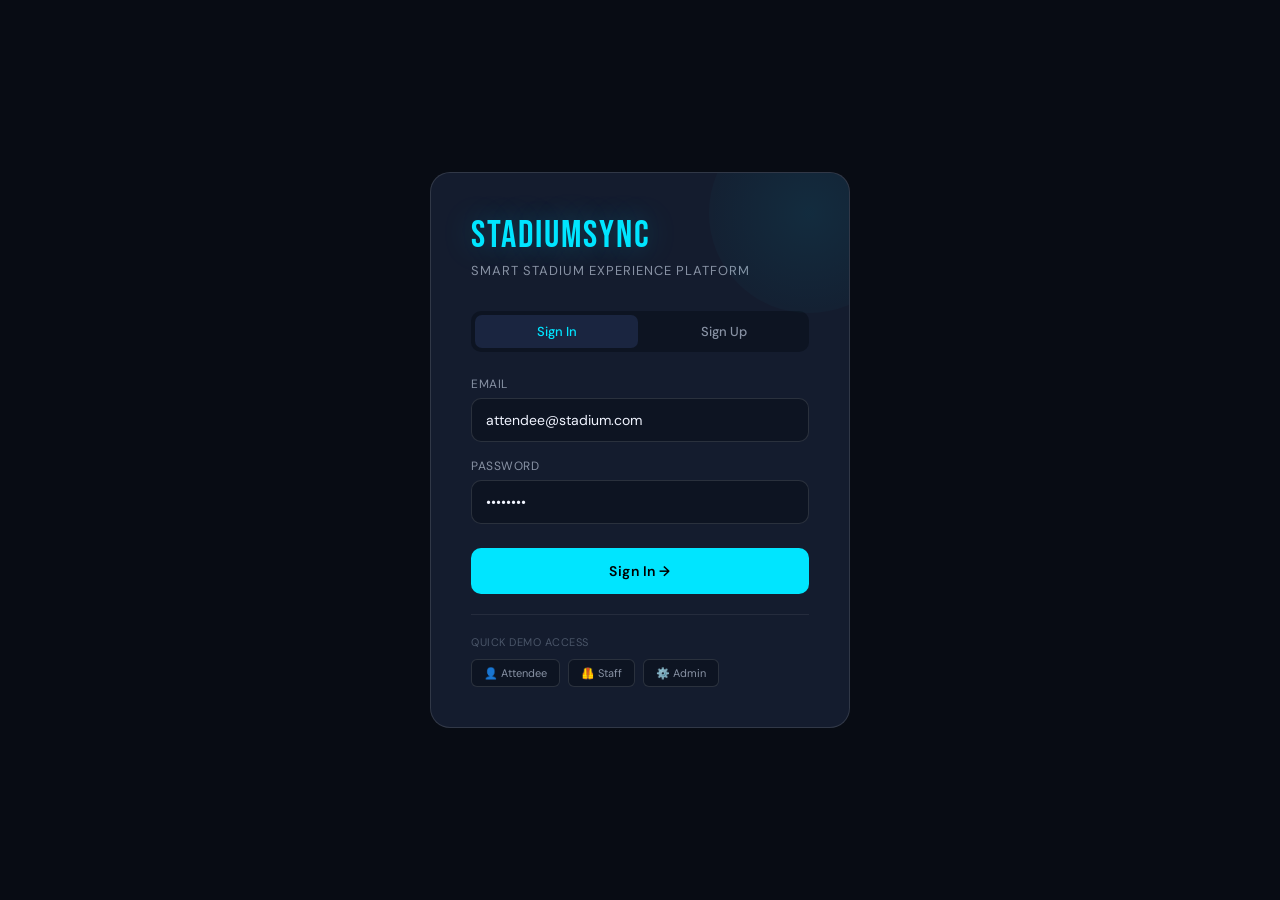
<file: stadiumsync.html>
<!DOCTYPE html>
<html lang="en">
<head>
<meta charset="UTF-8"/>
<meta name="viewport" content="width=device-width, initial-scale=1.0"/>
<title>StadiumSync — Smart Stadium Experience</title>
<link href="https://fonts.googleapis.com/css2?family=Bebas+Neue&family=DM+Sans:wght@300;400;500;600&family=JetBrains+Mono:wght@400;600&display=swap" rel="stylesheet"/>
<style>
:root {
  --bg: #080c14;
  --bg2: #0d1422;
  --bg3: #111827;
  --card: #141c2e;
  --card2: #1a2540;
  --border: rgba(255,255,255,0.07);
  --border2: rgba(255,255,255,0.12);
  --accent: #00e5ff;
  --accent2: #ff6b35;
  --accent3: #7c3aed;
  --green: #10b981;
  --yellow: #f59e0b;
  --red: #ef4444;
  --text: #f0f4ff;
  --text2: #8892a4;
  --text3: #4a5568;
  --font-display: 'Bebas Neue', sans-serif;
  --font: 'DM Sans', sans-serif;
  --font-mono: 'JetBrains Mono', monospace;
  --glow: 0 0 20px rgba(0,229,255,0.15);
  --glow2: 0 0 30px rgba(0,229,255,0.25);
}
*{box-sizing:border-box;margin:0;padding:0}
body{font-family:var(--font);background:var(--bg);color:var(--text);min-height:100vh;overflow-x:hidden}
body::before{content:'';position:fixed;inset:0;background:radial-gradient(ellipse 80% 50% at 50% -20%,rgba(0,229,255,0.06),transparent);pointer-events:none;z-index:0}

/* SCROLLBAR */
::-webkit-scrollbar{width:4px}
::-webkit-scrollbar-track{background:var(--bg2)}
::-webkit-scrollbar-thumb{background:var(--accent3);border-radius:2px}

/* AUTH SCREEN */
.auth-screen{position:fixed;inset:0;background:var(--bg);display:flex;align-items:center;justify-content:center;z-index:100;padding:20px}
.auth-box{background:var(--card);border:1px solid var(--border2);border-radius:20px;padding:40px;width:100%;max-width:420px;position:relative;overflow:hidden}
.auth-box::before{content:'';position:absolute;top:-60px;right:-60px;width:200px;height:200px;background:radial-gradient(circle,rgba(0,229,255,0.08),transparent);border-radius:50%}
.auth-logo{font-family:var(--font-display);font-size:38px;letter-spacing:2px;color:var(--accent);margin-bottom:4px;text-shadow:var(--glow2)}
.auth-sub{color:var(--text2);font-size:13px;margin-bottom:32px;letter-spacing:1px;text-transform:uppercase}
.auth-tabs{display:flex;gap:4px;background:var(--bg2);border-radius:10px;padding:4px;margin-bottom:24px}
.auth-tab{flex:1;padding:8px;text-align:center;border-radius:7px;font-size:13px;font-weight:500;cursor:pointer;color:var(--text2);transition:all .2s}
.auth-tab.active{background:var(--card2);color:var(--accent)}
.form-group{margin-bottom:16px}
.form-label{font-size:12px;color:var(--text2);text-transform:uppercase;letter-spacing:.5px;margin-bottom:6px;display:block}
.form-input{width:100%;background:var(--bg2);border:1px solid var(--border2);border-radius:10px;padding:12px 14px;color:var(--text);font-family:var(--font);font-size:14px;outline:none;transition:border-color .2s}
.form-input:focus{border-color:var(--accent)}
.form-select{width:100%;background:var(--bg2);border:1px solid var(--border2);border-radius:10px;padding:12px 14px;color:var(--text);font-family:var(--font);font-size:14px;outline:none;appearance:none}
.btn-primary{width:100%;padding:14px;background:var(--accent);color:#000;border:none;border-radius:10px;font-family:var(--font);font-size:14px;font-weight:600;cursor:pointer;transition:all .2s;letter-spacing:.5px;margin-top:8px}
.btn-primary:hover{background:#33ecff;box-shadow:var(--glow2)}
.demo-accounts{margin-top:20px;padding-top:20px;border-top:1px solid var(--border)}
.demo-label{font-size:11px;color:var(--text3);text-transform:uppercase;letter-spacing:.5px;margin-bottom:10px}
.demo-btns{display:flex;gap:8px;flex-wrap:wrap}
.demo-btn{padding:6px 12px;background:var(--bg2);border:1px solid var(--border2);border-radius:6px;color:var(--text2);font-size:11px;cursor:pointer;transition:all .2s}
.demo-btn:hover{border-color:var(--accent);color:var(--accent)}

/* APP LAYOUT */
.app{display:flex;height:100vh;overflow:hidden;position:relative;z-index:1}
.sidebar{width:220px;background:var(--bg2);border-right:1px solid var(--border);display:flex;flex-direction:column;flex-shrink:0;transition:width .3s}
.sidebar-logo{padding:24px 20px 16px;border-bottom:1px solid var(--border)}
.sidebar-logo-text{font-family:var(--font-display);font-size:28px;letter-spacing:2px;color:var(--accent);text-shadow:var(--glow)}
.sidebar-logo-sub{font-size:10px;color:var(--text3);letter-spacing:1px;text-transform:uppercase;margin-top:2px}
.sidebar-user{padding:16px 20px;border-bottom:1px solid var(--border);display:flex;align-items:center;gap:10px}
.user-avatar{width:32px;height:32px;border-radius:50%;background:linear-gradient(135deg,var(--accent3),var(--accent));display:flex;align-items:center;justify-content:center;font-size:12px;font-weight:600;flex-shrink:0}
.user-info{min-width:0}
.user-name{font-size:13px;font-weight:500;white-space:nowrap;overflow:hidden;text-overflow:ellipsis}
.user-role{font-size:10px;color:var(--text2);text-transform:uppercase;letter-spacing:.5px}
.sidebar-nav{flex:1;padding:12px 8px;overflow-y:auto}
.nav-section{font-size:10px;color:var(--text3);text-transform:uppercase;letter-spacing:.5px;padding:8px 12px 4px}
.nav-item{display:flex;align-items:center;gap:10px;padding:9px 12px;border-radius:8px;cursor:pointer;color:var(--text2);font-size:13px;font-weight:500;transition:all .2s;margin-bottom:2px;position:relative}
.nav-item:hover{background:var(--card);color:var(--text)}
.nav-item.active{background:rgba(0,229,255,0.1);color:var(--accent);border:1px solid rgba(0,229,255,0.15)}
.nav-icon{width:18px;text-align:center;font-size:15px;flex-shrink:0}
.nav-badge{margin-left:auto;background:var(--red);color:#fff;border-radius:10px;padding:1px 6px;font-size:10px;font-weight:600}
.sidebar-bottom{padding:12px 8px;border-top:1px solid var(--border)}
.logout-btn{display:flex;align-items:center;gap:10px;padding:9px 12px;border-radius:8px;cursor:pointer;color:var(--text2);font-size:13px;width:100%;background:none;border:none;font-family:var(--font);transition:all .2s}
.logout-btn:hover{color:var(--red);background:rgba(239,68,68,0.08)}

/* MAIN */
.main{flex:1;overflow-y:auto;display:flex;flex-direction:column}
.topbar{padding:16px 24px;border-bottom:1px solid var(--border);display:flex;align-items:center;justify-content:space-between;background:var(--bg2);flex-shrink:0;position:sticky;top:0;z-index:10}
.page-title{font-family:var(--font-display);font-size:24px;letter-spacing:1px;color:var(--text)}
.topbar-right{display:flex;align-items:center;gap:12px}
.live-badge{display:flex;align-items:center;gap:6px;background:rgba(239,68,68,0.1);border:1px solid rgba(239,68,68,0.3);border-radius:20px;padding:4px 12px;font-size:11px;color:var(--red);font-weight:600;letter-spacing:.5px}
.live-dot{width:6px;height:6px;border-radius:50%;background:var(--red);animation:pulse 1.5s infinite}
@keyframes pulse{0%,100%{opacity:1;transform:scale(1)}50%{opacity:.5;transform:scale(.8)}}
.notif-btn{width:34px;height:34px;border-radius:8px;background:var(--card);border:1px solid var(--border2);display:flex;align-items:center;justify-content:center;cursor:pointer;position:relative;font-size:15px;transition:all .2s}
.notif-btn:hover{border-color:var(--accent)}
.notif-dot{position:absolute;top:4px;right:4px;width:7px;height:7px;border-radius:50%;background:var(--accent2);border:1px solid var(--bg2)}
.page-content{padding:24px;flex:1}

/* CARDS */
.card{background:var(--card);border:1px solid var(--border);border-radius:14px;padding:20px}
.card-title{font-size:11px;color:var(--text2);text-transform:uppercase;letter-spacing:.5px;margin-bottom:16px;display:flex;align-items:center;justify-content:space-between}
.card-title-left{display:flex;align-items:center;gap:8px}
.stat-grid{display:grid;grid-template-columns:repeat(4,1fr);gap:16px;margin-bottom:24px}
.stat-card{background:var(--card);border:1px solid var(--border);border-radius:14px;padding:18px}
.stat-value{font-family:var(--font-display);font-size:32px;letter-spacing:1px;margin-bottom:4px}
.stat-label{font-size:11px;color:var(--text2);text-transform:uppercase;letter-spacing:.5px}
.stat-change{font-size:11px;margin-top:6px}
.stat-change.up{color:var(--green)}
.stat-change.down{color:var(--red)}

/* HEATMAP */
.heatmap-container{position:relative;background:var(--bg3);border-radius:10px;overflow:hidden;aspect-ratio:16/9}
.heatmap-grid{display:grid;width:100%;height:100%;position:absolute;inset:0}
.heatmap-cell{transition:background .5s;cursor:pointer;position:relative}
.heatmap-cell:hover::after{content:attr(data-info);position:absolute;top:50%;left:50%;transform:translate(-50%,-50%);background:rgba(0,0,0,.85);color:#fff;padding:4px 8px;border-radius:4px;font-size:10px;white-space:nowrap;z-index:10;pointer-events:none}
.stadium-overlay{position:absolute;inset:0;display:flex;align-items:center;justify-content:center;pointer-events:none}
.stadium-shape{width:60%;height:55%;border:2px solid rgba(255,255,255,.2);border-radius:50%;position:relative;display:flex;align-items:center;justify-content:center}
.stadium-field{width:70%;height:55%;border:1.5px solid rgba(255,255,255,.15);border-radius:4px;background:rgba(16,185,129,.08)}
.zone-label{position:absolute;font-size:10px;color:rgba(255,255,255,.5);letter-spacing:.5px;font-weight:600}

/* WAIT TIMES */
.wait-list{display:flex;flex-direction:column;gap:10px}
.wait-item{display:flex;align-items:center;gap:14px;padding:12px 14px;background:var(--bg2);border-radius:10px;border:1px solid var(--border)}
.wait-icon{font-size:20px;width:32px;text-align:center}
.wait-info{flex:1}
.wait-name{font-size:13px;font-weight:500;margin-bottom:3px}
.wait-meta{font-size:11px;color:var(--text2)}
.wait-bar-wrap{width:90px}
.wait-bar{height:4px;background:var(--border2);border-radius:2px;margin-bottom:4px}
.wait-bar-fill{height:100%;border-radius:2px;transition:width .5s}
.wait-time{font-size:12px;font-weight:600;text-align:right}

/* NOTIFICATIONS */
.notif-list{display:flex;flex-direction:column;gap:8px}
.notif-item{display:flex;gap:12px;padding:12px 14px;background:var(--bg2);border-radius:10px;border-left:3px solid transparent;transition:all .2s;cursor:pointer}
.notif-item:hover{background:var(--card2)}
.notif-item.emergency{border-left-color:var(--red);background:rgba(239,68,68,.05)}
.notif-item.alert{border-left-color:var(--yellow)}
.notif-item.info{border-left-color:var(--accent)}
.notif-item.success{border-left-color:var(--green)}
.notif-icon{font-size:18px;flex-shrink:0;margin-top:1px}
.notif-content{flex:1}
.notif-title{font-size:13px;font-weight:500;margin-bottom:2px}
.notif-msg{font-size:12px;color:var(--text2);line-height:1.4}
.notif-time{font-size:10px;color:var(--text3);margin-top:4px;font-family:var(--font-mono)}

/* ROUTE */
.route-map{background:var(--bg3);border-radius:10px;padding:16px;position:relative;min-height:240px}
.route-step{display:flex;align-items:flex-start;gap:12px;padding:10px 0;border-bottom:1px solid var(--border)}
.route-step:last-child{border:none}
.step-num{width:22px;height:22px;border-radius:50%;background:var(--accent);color:#000;font-size:11px;font-weight:700;display:flex;align-items:center;justify-content:center;flex-shrink:0;margin-top:1px}
.step-info{flex:1}
.step-title{font-size:13px;font-weight:500;margin-bottom:2px}
.step-meta{font-size:11px;color:var(--text2)}
.step-time{font-size:12px;color:var(--accent);font-family:var(--font-mono)}

/* GRID LAYOUTS */
.grid-2{display:grid;grid-template-columns:1fr 1fr;gap:20px}
.grid-3{display:grid;grid-template-columns:1fr 1fr 1fr;gap:16px}
.grid-2-1{display:grid;grid-template-columns:2fr 1fr;gap:20px}
.mb-20{margin-bottom:20px}
.mb-16{margin-bottom:16px}

/* BADGE */
.badge{display:inline-flex;align-items:center;padding:2px 8px;border-radius:4px;font-size:10px;font-weight:600;letter-spacing:.3px}
.badge-green{background:rgba(16,185,129,.15);color:var(--green)}
.badge-yellow{background:rgba(245,158,11,.15);color:var(--yellow)}
.badge-red{background:rgba(239,68,68,.15);color:var(--red)}
.badge-blue{background:rgba(0,229,255,.1);color:var(--accent)}
.badge-purple{background:rgba(124,58,237,.15);color:#a78bfa}

/* QR */
.qr-container{display:flex;flex-direction:column;align-items:center;gap:16px}
.qr-box{width:160px;height:160px;background:#fff;border-radius:12px;padding:12px;display:flex;align-items:center;justify-content:center}
.qr-grid{display:grid;grid-template-columns:repeat(10,1fr);gap:1.5px;width:100%;height:100%}
.qr-cell{border-radius:1px}
.ticket-card{background:linear-gradient(135deg,var(--card2),var(--bg3));border:1px solid var(--border2);border-radius:16px;padding:20px;position:relative;overflow:hidden}
.ticket-card::after{content:'';position:absolute;right:-20px;top:50%;transform:translateY(-50%);width:40px;height:40px;border-radius:50%;background:var(--bg)}
.ticket-card::before{content:'';position:absolute;left:-20px;top:50%;transform:translateY(-50%);width:40px;height:40px;border-radius:50%;background:var(--bg)}
.ticket-perf{width:calc(100% + 2px);height:1px;background:repeating-linear-gradient(90deg,var(--border2) 0,var(--border2) 6px,transparent 6px,transparent 12px);margin:16px -1px}
.ticket-row{display:flex;justify-content:space-between;align-items:center}
.ticket-field{font-size:10px;color:var(--text2);text-transform:uppercase;letter-spacing:.5px;margin-bottom:3px}
.ticket-val{font-size:14px;font-weight:600}
.ticket-val-big{font-family:var(--font-display);font-size:22px;letter-spacing:1px;color:var(--accent)}

/* GROUP */
.friend-list{display:flex;flex-direction:column;gap:10px}
.friend-item{display:flex;align-items:center;gap:12px;padding:12px 14px;background:var(--bg2);border-radius:10px;border:1px solid var(--border)}
.friend-avatar{width:36px;height:36px;border-radius:50%;display:flex;align-items:center;justify-content:center;font-weight:600;font-size:13px;flex-shrink:0}
.friend-info{flex:1}
.friend-name{font-size:13px;font-weight:500;margin-bottom:2px}
.friend-loc{font-size:11px;color:var(--text2)}
.friend-status{width:8px;height:8px;border-radius:50%;flex-shrink:0}

/* SOS */
.sos-panel{text-align:center;padding:20px}
.sos-btn{width:130px;height:130px;border-radius:50%;background:linear-gradient(135deg,#dc2626,#ef4444);border:4px solid rgba(239,68,68,.3);cursor:pointer;font-family:var(--font-display);font-size:36px;letter-spacing:2px;color:#fff;transition:all .3s;display:flex;align-items:center;justify-content:center;flex-direction:column;gap:4px;margin:0 auto;box-shadow:0 0 0 0 rgba(239,68,68,.4)}
.sos-btn:hover{transform:scale(1.05);box-shadow:0 0 0 12px rgba(239,68,68,.15)}
.sos-btn.active{animation:sos-pulse 1s infinite;background:linear-gradient(135deg,#991b1b,#dc2626)}
@keyframes sos-pulse{0%{box-shadow:0 0 0 0 rgba(239,68,68,.6)}70%{box-shadow:0 0 0 20px rgba(239,68,68,0)}100%{box-shadow:0 0 0 0 rgba(239,68,68,0)}}
.sos-sub{font-size:12px;color:rgba(255,255,255,.7);margin-top:4px}
.sos-options{display:grid;grid-template-columns:1fr 1fr;gap:10px;margin-top:20px}
.sos-option{padding:14px;background:var(--bg2);border:1px solid var(--border2);border-radius:10px;cursor:pointer;text-align:center;transition:all .2s}
.sos-option:hover{border-color:var(--red);background:rgba(239,68,68,.05)}
.sos-option-icon{font-size:22px;margin-bottom:6px}
.sos-option-label{font-size:12px;font-weight:500}

/* ADMIN DASHBOARD */
.admin-chart{height:120px;position:relative;overflow:hidden}
.chart-bars{display:flex;align-items:flex-end;gap:4px;height:100%;padding-top:8px}
.chart-bar{flex:1;border-radius:3px 3px 0 0;transition:height .5s,background .3s;cursor:pointer;position:relative}
.chart-bar:hover::after{content:attr(data-val);position:absolute;top:-20px;left:50%;transform:translateX(-50%);font-size:10px;color:var(--text2);white-space:nowrap}
.admin-table{width:100%;border-collapse:collapse}
.admin-table th{font-size:11px;color:var(--text2);text-transform:uppercase;letter-spacing:.5px;padding:8px 12px;text-align:left;border-bottom:1px solid var(--border)}
.admin-table td{padding:10px 12px;font-size:13px;border-bottom:1px solid var(--border)}
.admin-table tr:last-child td{border:none}
.admin-table tr:hover td{background:var(--bg2)}

/* TOGGLE */
.toggle{width:36px;height:20px;background:var(--bg3);border-radius:10px;cursor:pointer;position:relative;transition:background .2s;border:1px solid var(--border2)}
.toggle.on{background:var(--accent)}
.toggle::after{content:'';position:absolute;width:14px;height:14px;border-radius:50%;background:#fff;top:2px;left:2px;transition:transform .2s}
.toggle.on::after{transform:translateX(16px)}

/* AI CHAT */
.ai-chat{display:flex;flex-direction:column;height:100%}
.ai-messages{flex:1;overflow-y:auto;padding:16px;display:flex;flex-direction:column;gap:12px}
.ai-msg{max-width:80%;padding:10px 14px;border-radius:12px;font-size:13px;line-height:1.5}
.ai-msg.user{align-self:flex-end;background:rgba(0,229,255,.1);border:1px solid rgba(0,229,255,.2);color:var(--text)}
.ai-msg.bot{align-self:flex-start;background:var(--card2);border:1px solid var(--border2);color:var(--text)}
.ai-msg.bot .msg-label{font-size:10px;color:var(--accent);font-weight:600;margin-bottom:4px;text-transform:uppercase;letter-spacing:.5px}
.ai-input-row{display:flex;gap:8px;padding:12px 16px;border-top:1px solid var(--border)}
.ai-input{flex:1;background:var(--bg2);border:1px solid var(--border2);border-radius:8px;padding:10px 12px;color:var(--text);font-family:var(--font);font-size:13px;outline:none}
.ai-input:focus{border-color:var(--accent)}
.ai-send{padding:10px 16px;background:var(--accent);color:#000;border:none;border-radius:8px;font-size:13px;font-weight:600;cursor:pointer;transition:all .2s}
.ai-send:hover{background:#33ecff}
.ai-chips{display:flex;flex-wrap:wrap;gap:6px;padding:8px 16px 0}
.ai-chip{font-size:11px;padding:4px 10px;border-radius:99px;border:1px solid var(--border2);background:var(--bg2);color:var(--text2);cursor:pointer;transition:all .2s}
.ai-chip:hover{border-color:var(--accent);color:var(--accent)}

/* SCROLLABLE SECTION */
.scroll-section{overflow-y:auto;max-height:400px}

/* MATCH SCORE */
.match-banner{background:linear-gradient(135deg,var(--card2),var(--bg3));border:1px solid var(--border2);border-radius:14px;padding:20px 24px;margin-bottom:20px}
.match-teams{display:flex;align-items:center;justify-content:space-between;gap:16px}
.match-team{text-align:center;flex:1}
.match-team-name{font-family:var(--font-display);font-size:20px;letter-spacing:1px;margin-bottom:4px}
.match-score{font-family:var(--font-display);font-size:48px;letter-spacing:4px;color:var(--accent);text-shadow:var(--glow)}
.match-info{text-align:center;font-size:11px;color:var(--text2);text-transform:uppercase;letter-spacing:.5px;margin-top:8px}
.match-divider{font-family:var(--font-display);font-size:22px;color:var(--text3);padding:0 8px}

/* RESPONSIVE */
@media(max-width:900px){
  .sidebar{width:60px}
  .sidebar-logo-text,.sidebar-logo-sub,.user-info,.nav-item span:not(.nav-icon),.nav-badge,.sidebar-bottom .logout-label{display:none}
  .stat-grid{grid-template-columns:1fr 1fr}
  .grid-2,.grid-2-1{grid-template-columns:1fr}
  .grid-3{grid-template-columns:1fr 1fr}
}
@media(max-width:600px){
  .stat-grid{grid-template-columns:1fr 1fr}
  .grid-3{grid-template-columns:1fr}
  .page-content{padding:16px}
  .match-score{font-size:36px}
}

/* UTILS */
.flex{display:flex}.items-center{align-items:center}.justify-between{justify-content:space-between}.gap-8{gap:8px}.gap-12{gap:12px}.gap-16{gap:16px}.text-accent{color:var(--accent)}.text-green{color:var(--green)}.text-red{color:var(--red)}.text-yellow{color:var(--yellow)}.text-muted{color:var(--text2)}.text-sm{font-size:13px}.text-xs{font-size:11px}.font-mono{font-family:var(--font-mono)}.mt-8{margin-top:8px}.mt-12{margin-top:12px}.mt-16{margin-top:16px}.w-full{width:100%}.hidden{display:none}
.btn-sm{padding:6px 14px;border-radius:7px;border:1px solid var(--border2);background:var(--bg2);color:var(--text);font-size:12px;font-weight:500;cursor:pointer;transition:all .2s;font-family:var(--font)}
.btn-sm:hover{border-color:var(--accent);color:var(--accent)}
.btn-accent{padding:8px 18px;border-radius:8px;background:var(--accent);color:#000;font-size:13px;font-weight:600;cursor:pointer;border:none;font-family:var(--font);transition:all .2s}
.btn-accent:hover{background:#33ecff}
.section-divider{height:1px;background:var(--border);margin:20px 0}
</style>
</head>
<body>

<!-- AUTH -->
<div class="auth-screen" id="authScreen">
  <div class="auth-box">
    <div class="auth-logo">STADIUMSYNC</div>
    <div class="auth-sub">Smart Stadium Experience Platform</div>
    <div class="auth-tabs">
      <div class="auth-tab active" onclick="switchAuthTab('login')">Sign In</div>
      <div class="auth-tab" onclick="switchAuthTab('signup')">Sign Up</div>
    </div>
    <div id="loginForm">
      <div class="form-group">
        <label class="form-label">Email</label>
        <input class="form-input" type="email" id="loginEmail" placeholder="you@example.com" value="attendee@stadium.com"/>
      </div>
      <div class="form-group">
        <label class="form-label">Password</label>
        <input class="form-input" type="password" id="loginPass" placeholder="••••••••" value="password"/>
      </div>
      <button class="btn-primary" onclick="doLogin()">Sign In →</button>
    </div>
    <div id="signupForm" style="display:none">
      <div class="form-group">
        <label class="form-label">Full Name</label>
        <input class="form-input" type="text" placeholder="John Smith"/>
      </div>
      <div class="form-group">
        <label class="form-label">Email</label>
        <input class="form-input" type="email" placeholder="you@example.com"/>
      </div>
      <div class="form-group">
        <label class="form-label">Role</label>
        <select class="form-select">
          <option>Attendee</option>
          <option>Staff</option>
        </select>
      </div>
      <div class="form-group">
        <label class="form-label">Password</label>
        <input class="form-input" type="password" placeholder="••••••••"/>
      </div>
      <button class="btn-primary" onclick="doLogin()">Create Account →</button>
    </div>
    <div class="demo-accounts">
      <div class="demo-label">Quick Demo Access</div>
      <div class="demo-btns">
        <div class="demo-btn" onclick="quickLogin('attendee')">👤 Attendee</div>
        <div class="demo-btn" onclick="quickLogin('staff')">🦺 Staff</div>
        <div class="demo-btn" onclick="quickLogin('admin')">⚙️ Admin</div>
      </div>
    </div>
  </div>
</div>

<!-- APP -->
<div class="app" id="appShell" style="display:none">
  <!-- SIDEBAR -->
  <div class="sidebar">
    <div class="sidebar-logo">
      <div class="sidebar-logo-text">SS</div>
      <div class="sidebar-logo-sub">StadiumSync</div>
    </div>
    <div class="sidebar-user">
      <div class="user-avatar" id="userAvatar">A</div>
      <div class="user-info">
        <div class="user-name" id="userNameDisplay">Alex Johnson</div>
        <div class="user-role" id="userRoleDisplay">Attendee</div>
      </div>
    </div>
    <nav class="sidebar-nav">
      <div class="nav-section">Main</div>
      <div class="nav-item active" onclick="navigate('dashboard')"><span class="nav-icon">📊</span><span>Dashboard</span></div>
      <div class="nav-item" onclick="navigate('heatmap')"><span class="nav-icon">🌡️</span><span>Crowd Map</span></div>
      <div class="nav-item" onclick="navigate('waittimes')"><span class="nav-icon">⏱️</span><span>Wait Times</span></div>
      <div class="nav-item" onclick="navigate('navigation')"><span class="nav-icon">🧭</span><span>Navigation</span></div>
      <div class="nav-section">Live</div>
      <div class="nav-item" onclick="navigate('notifications')"><span class="nav-icon">🔔</span><span>Alerts</span><span class="nav-badge" id="notifBadge">3</span></div>
      <div class="nav-item" onclick="navigate('ai')"><span class="nav-icon">🤖</span><span>AI Guide</span></div>
      <div class="nav-section">My Ticket</div>
      <div class="nav-item" onclick="navigate('ticket')"><span class="nav-icon">🎫</span><span>My Ticket</span></div>
      <div class="nav-item" onclick="navigate('group')"><span class="nav-icon">👥</span><span>My Group</span></div>
      <div class="nav-item" onclick="navigate('sos')"><span class="nav-icon">🆘</span><span>Emergency SOS</span></div>
      <div class="nav-section admin-only" id="adminSection">Admin</div>
      <div class="nav-item admin-only" id="adminNav" onclick="navigate('admin')"><span class="nav-icon">⚙️</span><span>Admin Panel</span></div>
    </nav>
    <div class="sidebar-bottom">
      <button class="logout-btn" onclick="doLogout()">
        <span class="nav-icon">🚪</span><span class="logout-label">Sign Out</span>
      </button>
    </div>
  </div>

  <!-- MAIN -->
  <div class="main">
    <div class="topbar">
      <div class="page-title" id="pageTitle">Dashboard</div>
      <div class="topbar-right">
        <div class="live-badge"><div class="live-dot"></div>LIVE</div>
        <div class="notif-btn" onclick="navigate('notifications')">🔔<div class="notif-dot"></div></div>
      </div>
    </div>
    <div class="page-content" id="pageContent"></div>
  </div>
</div>

<script>
// ==============================
// SAMPLE DATA
// ==============================
const API_BASE = "https://stadiumsync-284841187356.asia-south1.run.app/api";
async function fetchCrowdData() {
  const res = await fetch(API_BASE + "/crowd");
  const data = await res.json();
  return data;
}
const USERS = {
  attendee: { name: 'Alex Johnson', role: 'attendee', email: 'attendee@stadium.com', seat: 'Block C, Row 12, Seat 07', ticket: 'TKT-2024-88421' },
  staff:    { name: 'Maria Chen', role: 'staff', email: 'staff@stadium.com', seat: 'Staff Zone', ticket: 'STF-2024-00314' },
  admin:    { name: 'David Osei', role: 'admin', email: 'admin@stadium.com', seat: 'Admin Box', ticket: 'ADM-2024-00001' }
};

let currentUser = null;
let currentPage = 'dashboard';

const NOTIFICATIONS = [
  { type: 'emergency', icon: '🚨', title: 'Crowd Alert — North Gate', msg: 'Unusually high density detected at Gate N. Use East Gate as alternative.', time: '2 min ago' },
  { type: 'alert', icon: '⚠️', title: 'Gate B Closed', msg: 'Gate B is temporarily closed for maintenance. Please use Gate A or C.', time: '8 min ago' },
  { type: 'info', icon: '⚽', title: 'GOAL! — Home Team', msg: 'Lions FC scores! 2–1 in the 67th minute. The crowd goes wild!', time: '12 min ago' },
  { type: 'success', icon: '✅', title: 'Order Ready', msg: 'Your food order from Stand 7 is ready for pickup at counter 3.', time: '18 min ago' },
  { type: 'alert', icon: '🌧️', title: 'Weather Update', msg: 'Light rain expected in 30 minutes. Covered areas available in sections D & E.', time: '22 min ago' },
  { type: 'info', icon: '🅿️', title: 'Parking Update', msg: 'Lot P3 is now full. Overflow parking available at Lot P7 with shuttle.', time: '35 min ago' },
];



const GROUP_FRIENDS = [
  { name: 'Sarah K.', loc: 'Block B, Row 8', status: 'online', color: '#7c3aed' },
  { name: 'Mike T.', loc: 'Food Stand 3', status: 'online', color: '#059669' },
  { name: 'Priya N.', loc: 'Restrooms — Block C', status: 'online', color: '#d97706' },
  { name: 'James L.', loc: 'Merchandise Store', status: 'away', color: '#0891b2' },
];

const ADMIN_STATS = {
  attendance: 42680,
  capacity: 50000,
  incidents: 3,
  staff: 248
};

// Heatmap data [row][col] = density 0-100
const HEATMAP = [
  [20,25,30,35,30,25,20,15,10,12],
  [35,55,70,80,75,60,45,30,20,22],
  [40,65,85,95,90,75,60,40,25,28],
  [35,60,80,90,88,72,55,38,22,25],
  [25,45,65,78,75,58,45,28,18,20],
  [15,30,50,65,62,48,35,22,14,15],
  [10,20,35,45,42,32,25,15,10,10],
  [8,15,25,30,28,22,18,10,8,8],
];

const ZONE_LABELS = ['North Stand','West Stand','East Stand','South Stand'];
const ROUTE_STEPS = [
  { title: 'Start: Your Seat — Block C, Row 12', meta: 'Current location', time: '' },
  { title: 'Head towards concourse level', meta: 'Take stairway 3C or elevator', time: '1 min' },
  { title: 'Turn left at main corridor', meta: 'Away from Gate A crowd', time: '2 min' },
  { title: 'Pass through Block B zone', meta: 'Currently 22% density — clear route', time: '3 min' },
  { title: 'Arrive: Food Stand 7 — Pizza', meta: 'Estimated wait: 8 minutes', time: '5 min' },
];

// ==============================
// AUTH
// ==============================
function switchAuthTab(tab) {
  document.querySelectorAll('.auth-tab').forEach((t,i) => t.classList.toggle('active', (i===0&&tab==='login')||(i===1&&tab==='signup')));
  document.getElementById('loginForm').style.display = tab==='login' ? 'block' : 'none';
  document.getElementById('signupForm').style.display = tab==='signup' ? 'block' : 'none';
}
function quickLogin(role) {
  document.getElementById('loginEmail').value = USERS[role].email;
  currentUser = USERS[role];
  launchApp();
}
async function doLogin() {
  const email = document.getElementById("loginEmail").value;
  const password = document.getElementById("loginPass").value;

  const res = await fetch("http://localhost:5000/api/login", {
    method: "POST",
    headers: {
      "Content-Type": "application/json"
    },
    body: JSON.stringify({ email, password })
  });

  const data = await res.json();

  if (data.success) {
    currentUser = data.user;
    launchApp();
  } else {
    alert("Login failed ❌");
  }
}

function launchApp() {
  document.getElementById('authScreen').style.display = 'none';
  document.getElementById('appShell').style.display = 'flex';
  document.getElementById('userAvatar').textContent = currentUser.name[0];
  document.getElementById('userNameDisplay').textContent = currentUser.name;
  document.getElementById('userRoleDisplay').textContent = currentUser.role.charAt(0).toUpperCase() + currentUser.role.slice(1);
  const isAdmin = currentUser.role === 'admin';
  document.querySelectorAll('.admin-only').forEach(el => el.style.display = isAdmin ? '' : 'none');
  navigate('dashboard');
  startLiveUpdates();
}
function doLogout() {
  currentUser = null;
  document.getElementById('appShell').style.display = 'none';
  document.getElementById('authScreen').style.display = 'flex';
}

// ==============================
// NAVIGATION
// ==============================
function navigate(page) {
  currentPage = page;
  document.querySelectorAll('.nav-item').forEach(el => el.classList.remove('active'));
  const titles = { dashboard:'Dashboard', heatmap:'Crowd Density Map', waittimes:'Wait Times', navigation:'Smart Navigation', notifications:'Live Alerts', ai:'AI Guide', ticket:'My Ticket', group:'Group Coordination', sos:'Emergency SOS', admin:'Admin Dashboard' };
  document.getElementById('pageTitle').textContent = titles[page] || page;
  document.querySelectorAll('.nav-item').forEach(el => {
    if (el.getAttribute('onclick') && el.getAttribute('onclick').includes("'"+page+"'")) el.classList.add('active');
  });
  const content = document.getElementById('pageContent');
  switch(page) {
    case 'dashboard': content.innerHTML = renderDashboard(); break;
    case 'heatmap': content.innerHTML = renderHeatmap(); break;
    case 'waittimes':
  renderWaitTimes().then(html => {
    content.innerHTML = html;
  });
  break;
    case 'navigation': content.innerHTML = renderNavigation(); break;
    case 'notifications': content.innerHTML = renderNotifications(); document.getElementById('notifBadge').textContent='0'; break;
    case 'ai': content.innerHTML = renderAI(); setupAIChat(); break;
    case 'ticket': content.innerHTML = renderTicket(); drawQR(); break;
    case 'group': content.innerHTML = renderGroup(); break;
    case 'sos': content.innerHTML = renderSOS(); break;
    case 'admin': content.innerHTML = renderAdmin(); renderAdminChart(); break;
    default: content.innerHTML = '<p style="color:var(--text2)">Page not found.</p>';
  }
}

// ==============================
// PAGES
// ==============================
function renderDashboard() {
  const pct = Math.round(ADMIN_STATS.attendance / ADMIN_STATS.capacity * 100);
  return `
<div class="match-banner">
  <div class="match-teams">
    <div class="match-team">
      <div class="match-team-name">🦁 Lions FC</div>
      <div class="text-xs text-muted">HOME</div>
    </div>
    <div style="text-align:center">
      <div class="match-score">2 — 1</div>
      <div class="match-info">67' · Premier League · Matchday 24</div>
    </div>
    <div class="match-team">
      <div class="match-team-name">Eagles SC 🦅</div>
      <div class="text-xs text-muted">AWAY</div>
    </div>
  </div>
</div>

<div class="stat-grid mb-20">
  <div class="stat-card">
    <div class="stat-value text-accent">${ADMIN_STATS.attendance.toLocaleString()}</div>
    <div class="stat-label">Attendance</div>
    <div class="stat-change up">↑ ${pct}% capacity</div>
  </div>
  <div class="stat-card">
    <div class="stat-value text-yellow">12 min</div>
    <div class="stat-label">Avg Wait Time</div>
    <div class="stat-change down">↑ +3 min vs last hour</div>
  </div>
  <div class="stat-card">
    <div class="stat-value text-red">3</div>
    <div class="stat-label">Active Alerts</div>
    <div class="stat-change down">1 emergency</div>
  </div>
  <div class="stat-card">
    <div class="stat-value text-green">4</div>
    <div class="stat-label">Clear Routes</div>
    <div class="stat-change up">Updated live</div>
  </div>
</div>

<div class="grid-2 mb-20">
  <div class="card">
    <div class="card-title">
      <div class="card-title-left">🔔 Latest Alerts</div>
      <button class="btn-sm" onclick="navigate('notifications')">View All</button>
    </div>
    <div class="notif-list">
      ${NOTIFICATIONS.slice(0,3).map(n => `
      <div class="notif-item ${n.type}">
        <div class="notif-icon">${n.icon}</div>
        <div class="notif-content">
          <div class="notif-title">${n.title}</div>
          <div class="notif-msg">${n.msg}</div>
          <div class="notif-time">${n.time}</div>
        </div>
      </div>`).join('')}
    </div>
  </div>
  <div class="card">
    <div class="card-title">
      <div class="card-title-left">⏱️ Top Wait Times</div>
      <button class="btn-sm" onclick="navigate('waittimes')">View All</button>
    </div>
    <div class="wait-list">
  <div class="wait-item">
    <div class="wait-name">Live wait times → Click "View All"</div>
  </div>
</div>


<div class="grid-3">
  <div class="card" style="cursor:pointer" onclick="navigate('heatmap')">
    <div class="card-title">🌡️ Crowd Map</div>
    <div style="text-align:center;padding:16px 0">
      <div style="font-size:40px">🏟️</div>
      <div class="text-sm mt-8">North Gate: <span class="text-red">High</span></div>
      <div class="text-sm">West Stand: <span class="text-yellow">Medium</span></div>
      <div class="text-sm">South Zone: <span class="text-green">Clear</span></div>
      <button class="btn-sm mt-12 w-full">Open Heatmap</button>
    </div>
  </div>
  <div class="card" style="cursor:pointer" onclick="navigate('navigation')">
    <div class="card-title">🧭 Best Route</div>
    <div style="padding:8px 0">
      ${ROUTE_STEPS.slice(0,3).map((s,i) => `
      <div class="route-step">
        <div class="step-num">${i+1}</div>
        <div class="step-info">
          <div class="step-title" style="font-size:12px">${s.title}</div>
          <div class="step-meta">${s.meta}</div>
        </div>
      </div>`).join('')}
      <button class="btn-sm w-full mt-8">Full Route →</button>
    </div>
  </div>
  <div class="card" style="cursor:pointer" onclick="navigate('group')">
    <div class="card-title">👥 My Group</div>
    <div style="padding:4px 0">
      ${GROUP_FRIENDS.slice(0,3).map(f => `
      <div class="friend-item" style="margin-bottom:8px">
        <div class="friend-avatar" style="background:${f.color}20;color:${f.color}">${f.name[0]}</div>
        <div class="friend-info">
          <div class="friend-name" style="font-size:12px">${f.name}</div>
          <div class="friend-loc">${f.loc}</div>
        </div>
        <div class="friend-status" style="background:${f.status==='online'?'var(--green)':'var(--yellow)'}"></div>
      </div>`).join('')}
      <button class="btn-sm w-full mt-4">View Group →</button>
    </div>
  </div>
</div>`;
}

function renderHeatmap() {
  const rows = HEATMAP.length, cols = HEATMAP[0].length;
  let cells = '';
  for (let r=0;r<rows;r++) for (let c=0;c<cols;c++) {
    const v = HEATMAP[r][c];
    const alpha = (v/100)*0.85+0.05;
    const color = v>70 ? `rgba(239,68,68,${alpha})` : v>40 ? `rgba(245,158,11,${alpha})` : `rgba(16,185,129,${alpha})`;
    cells += `<div class="heatmap-cell" style="background:${color}" data-info="${v}% density" title="${v}% crowd density"></div>`;
  }
  return `
<div class="card mb-20">
  <div class="card-title">
    <div class="card-title-left">Stadium Crowd Density — Live</div>
    <div class="flex gap-8 text-xs">
      <span style="color:var(--green)">● Low</span>
      <span style="color:var(--yellow)">● Medium</span>
      <span style="color:var(--red)">● High</span>
    </div>
  </div>
  <div class="heatmap-container" style="min-height:280px">
    <div class="heatmap-grid" style="grid-template-columns:repeat(${cols},1fr);grid-template-rows:repeat(${rows},1fr)">${cells}</div>
    <div class="stadium-overlay">
      <div class="stadium-shape">
        <div class="stadium-field"></div>
      </div>
    </div>
    <div style="position:absolute;top:8px;left:50%;transform:translateX(-50%);font-size:10px;color:rgba(255,255,255,.4);letter-spacing:.5px">NORTH</div>
    <div style="position:absolute;bottom:8px;left:50%;transform:translateX(-50%);font-size:10px;color:rgba(255,255,255,.4);letter-spacing:.5px">SOUTH</div>
    <div style="position:absolute;left:8px;top:50%;transform:translateY(-50%);font-size:10px;color:rgba(255,255,255,.4);letter-spacing:.5px">W</div>
    <div style="position:absolute;right:8px;top:50%;transform:translateY(-50%);font-size:10px;color:rgba(255,255,255,.4);letter-spacing:.5px">E</div>
  </div>
</div>
<div class="grid-3">
  <div class="card">
    <div class="card-title">🔴 Hotspots</div>
    <div class="text-sm text-muted mb-16">Areas with >70% density</div>
    <div style="display:flex;flex-direction:column;gap:8px">
      <div class="flex items-center justify-between"><span class="text-sm">Gate A Entrance</span><span class="badge badge-red">82%</span></div>
      <div class="flex items-center justify-between"><span class="text-sm">North Stand Row 1–5</span><span class="badge badge-red">90%</span></div>
      <div class="flex items-center justify-between"><span class="text-sm">Drinks Stand 2</span><span class="badge badge-red">95%</span></div>
    </div>
  </div>
  <div class="card">
    <div class="card-title">🟡 Moderate</div>
    <div class="text-sm text-muted mb-16">Areas with 40–70% density</div>
    <div style="display:flex;flex-direction:column;gap:8px">
      <div class="flex items-center justify-between"><span class="text-sm">West Concourse</span><span class="badge badge-yellow">65%</span></div>
      <div class="flex items-center justify-between"><span class="text-sm">Food Stand 3</span><span class="badge badge-yellow">55%</span></div>
      <div class="flex items-center justify-between"><span class="text-sm">Restrooms Block A</span><span class="badge badge-yellow">45%</span></div>
    </div>
  </div>
  <div class="card">
    <div class="card-title">🟢 Clear Zones</div>
    <div class="text-sm text-muted mb-16">Areas with &lt;40% density</div>
    <div style="display:flex;flex-direction:column;gap:8px">
      <div class="flex items-center justify-between"><span class="text-sm">Gate B — North</span><span class="badge badge-green">22%</span></div>
      <div class="flex items-center justify-between"><span class="text-sm">Gate C — VIP</span><span class="badge badge-green">10%</span></div>
      <div class="flex items-center justify-between"><span class="text-sm">Restrooms Block C</span><span class="badge badge-green">12%</span></div>
    </div>
  </div>
</div>`;
}

async function renderWaitTimes() {
  const data = await fetchCrowdData();

  return `
  <div class="card">
    <div class="card-title">Live Wait Times</div>
    ${data.map(w => `
      <div class="wait-item">
        <div class="wait-name">${w.zone}</div>
        <div class="wait-time">${w.waitTime} min</div>
      </div>
    `).join('')}
  </div>`;
}

function renderNavigation() {
  return `
<div class="grid-2 mb-20">
  <div class="card">
    <div class="card-title">🎯 Set Destination</div>
    <div class="form-group">
      <label class="form-label">From</label>
      <select class="form-select" style="border-radius:10px;color:var(--text)">
        <option>My Current Seat — Block C, Row 12</option>
        <option>Gate A</option><option>Gate B</option><option>Gate C</option>
      </select>
    </div>
    <div class="form-group mt-12">
      <label class="form-label">To</label>
      <select class="form-select" style="border-radius:10px;color:var(--text)">
        <option>Food Stand 7 — Pizza</option>
        <option>Restrooms Block C</option>
        <option>Merchandise Store</option>
        <option>First Aid Station</option>
        <option>Gate B — Exit</option>
      </select>
    </div>
    <button class="btn-accent w-full mt-12" onclick="this.textContent='✓ Route Updated!'">Find Best Route →</button>
  </div>
  <div class="card">
    <div class="card-title">📍 Route Summary</div>
    <div style="display:flex;flex-direction:column;gap:10px;font-size:13px">
      <div class="flex items-center justify-between"><span class="text-muted">Distance</span><span class="font-mono">~320m</span></div>
      <div class="flex items-center justify-between"><span class="text-muted">Walk time</span><span class="font-mono">5 min</span></div>
      <div class="flex items-center justify-between"><span class="text-muted">Wait at dest.</span><span class="font-mono text-yellow">8 min</span></div>
      <div class="flex items-center justify-between"><span class="text-muted">Total</span><span class="font-mono text-green">~13 min</span></div>
      <div class="flex items-center justify-between"><span class="text-muted">Route density</span><span class="badge badge-green">22% — Clear</span></div>
    </div>
  </div>
</div>
<div class="card">
  <div class="card-title">🗺️ Step-by-Step Directions</div>
  <div class="route-map">
    ${ROUTE_STEPS.map((s,i) => `
    <div class="route-step">
      <div class="step-num">${i+1}</div>
      <div class="step-info">
        <div class="step-title">${s.title}</div>
        <div class="step-meta">${s.meta}</div>
      </div>
      ${s.time ? `<div class="step-time">${s.time}</div>` : ''}
    </div>`).join('')}
  </div>
</div>`;
}

function renderNotifications() {
  return `
<div class="card">
  <div class="card-title">
    <div class="card-title-left">All Alerts</div>
    <div class="flex gap-8">
      <span class="badge badge-red">1 Emergency</span>
      <span class="badge badge-yellow">2 Alerts</span>
    </div>
  </div>
  <div class="notif-list">
    ${NOTIFICATIONS.map(n => `
    <div class="notif-item ${n.type}">
      <div class="notif-icon">${n.icon}</div>
      <div class="notif-content">
        <div class="notif-title">${n.title}</div>
        <div class="notif-msg">${n.msg}</div>
        <div class="notif-time">${n.time}</div>
      </div>
    </div>`).join('')}
  </div>
</div>`;
}

function renderAI() {
  return `
<div class="card" style="height:calc(100vh - 200px);display:flex;flex-direction:column;padding:0;overflow:hidden">
  <div style="padding:16px 20px;border-bottom:1px solid var(--border);display:flex;align-items:center;gap:10px">
    <div style="width:34px;height:34px;border-radius:50%;background:linear-gradient(135deg,var(--accent3),var(--accent));display:flex;align-items:center;justify-content:center;font-size:16px">🤖</div>
    <div>
      <div style="font-size:14px;font-weight:500">StadiumSync AI</div>
      <div style="font-size:11px;color:var(--text2)">Powered by AI · Live</div>
    </div>
    <div class="live-badge" style="margin-left:auto">LIVE</div>
  </div>
  <div class="ai-messages" id="aiMessages">
    <div class="ai-msg bot">
      <div class="msg-label">StadiumSync AI</div>
      Hey ${currentUser?.name.split(' ')[0] || 'there'}! 👋 I'm your AI guide for today's match. I can help with navigation, wait times, crowd alerts, food recommendations, and more. What do you need?
    </div>
  </div>
  <div class="ai-chips" id="aiChips">
    <span class="ai-chip" onclick="aiChip(this)">Least crowded food stand?</span>
    <span class="ai-chip" onclick="aiChip(this)">Where are the restrooms?</span>
    <span class="ai-chip" onclick="aiChip(this)">Best exit route now?</span>
    <span class="ai-chip" onclick="aiChip(this)">Current score?</span>
    <span class="ai-chip" onclick="aiChip(this)">Emergency help</span>
  </div>
  <div class="ai-input-row">
    <input class="ai-input" id="aiInput" placeholder="Ask anything about the stadium..." onkeydown="if(event.key==='Enter')sendAI()"/>
    <button class="ai-send" onclick="sendAI()">Send ↗</button>
  </div>
</div>`;
}



let aiHistory = [];

async function sendAI() {
  const input = document.getElementById('aiInput');
  const text = input.value.trim();
  if (!text) return;

  input.value = '';
  const msgs = document.getElementById('aiMessages');

  // user message
  msgs.innerHTML += `<div class="ai-msg user">${text}</div>`;

  // loading
  msgs.innerHTML += `
    <div class="ai-msg bot" id="aiLoading">
      <div class="msg-label">StadiumSync AI</div>
      <span style="color:var(--text2)">Thinking...</span>
    </div>
  `;

  msgs.scrollTop = msgs.scrollHeight;

  try {
    const res = await fetch("http://localhost:5000/api/ai", {
      method: "POST",
      headers: {
        "Content-Type": "application/json"
      },
      body: JSON.stringify({ message: text })
    });

    const data = await res.json();

    document.getElementById('aiLoading').innerHTML =
      `<div class="msg-label">StadiumSync AI</div>${data.reply}`;

  } catch (err) {
    document.getElementById('aiLoading').innerHTML =
      `<div class="msg-label">StadiumSync AI</div>
       <span style="color:red">Connection error ❌</span>`;
  }

  msgs.scrollTop = msgs.scrollHeight;
}

function setupAIChat() {}
function aiChip(el) {
  document.getElementById('aiInput').value = el.textContent;
  sendAI();
}

function renderTicket() {
  const u = currentUser;
  return `
<div class="grid-2">
  <div>
    <div class="ticket-card mb-20">
      <div class="flex items-center justify-between mb-16">
        <div style="font-family:var(--font-display);font-size:22px;letter-spacing:2px;color:var(--accent)">STADIUMSYNC</div>
        <div class="badge badge-green">VALID</div>
      </div>
      <div class="ticket-row">
        <div><div class="ticket-field">Match</div><div class="ticket-val">Lions FC vs Eagles SC</div></div>
      </div>
      <div class="ticket-perf"></div>
      <div class="ticket-row mb-16">
        <div><div class="ticket-field">Gate</div><div class="ticket-val-big">C</div></div>
        <div><div class="ticket-field">Block</div><div class="ticket-val-big">C</div></div>
        <div><div class="ticket-field">Row</div><div class="ticket-val-big">12</div></div>
        <div><div class="ticket-field">Seat</div><div class="ticket-val-big">07</div></div>
      </div>
      <div class="ticket-row">
        <div><div class="ticket-field">Date</div><div class="ticket-val">Sat 10 Apr 2026</div></div>
        <div><div class="ticket-field">Kickoff</div><div class="ticket-val">15:00</div></div>
      </div>
      <div class="ticket-perf"></div>
      <div style="font-size:10px;color:var(--text3);font-family:var(--font-mono)">${u?.ticket || 'TKT-2024-88421'}</div>
    </div>
    <div class="card">
      <div class="card-title">📋 Ticket Details</div>
      <div style="display:flex;flex-direction:column;gap:8px;font-size:13px">
        <div class="flex justify-between"><span class="text-muted">Holder</span><span>${u?.name}</span></div>
        <div class="flex justify-between"><span class="text-muted">Type</span><span>General Admission</span></div>
        <div class="flex justify-between"><span class="text-muted">Purchased</span><span>02 Apr 2026</span></div>
        <div class="flex justify-between"><span class="text-muted">Venue</span><span>Lions Stadium, London</span></div>
        <div class="flex justify-between"><span class="text-muted">Status</span><span class="text-green">✓ Checked In</span></div>
      </div>
    </div>
  </div>
  <div class="card">
    <div class="card-title">📱 QR Code</div>
    <div class="qr-container">
      <div class="qr-box">
        <canvas id="qrCanvas" width="136" height="136"></canvas>
      </div>
      <div style="text-align:center">
        <div class="text-sm font-mono text-accent">${u?.ticket || 'TKT-2024-88421'}</div>
        <div class="text-xs text-muted mt-8">Scan at gate for entry</div>
      </div>
      <button class="btn-accent w-full" onclick="this.textContent='✓ Saved to Wallet'">Add to Wallet</button>
      <button class="btn-sm w-full" onclick="this.textContent='✓ Shared!'">Share Ticket</button>
    </div>
  </div>
</div>`;
}

function drawQR() {
  const canvas = document.getElementById('qrCanvas');
  if (!canvas) return;
  const ctx = canvas.getContext('2d');
  const size = 136, cells = 17, cell = Math.floor(size/cells);
  ctx.fillStyle = '#fff';
  ctx.fillRect(0,0,size,size);
  const qr = [];
  for (let r=0;r<cells;r++) { qr[r]=[]; for (let c=0;c<cells;c++) qr[r][c]=Math.random()>.45; }
  // Finder patterns
  [[0,0],[0,cells-7],[cells-7,0]].forEach(([sr,sc]) => {
    ctx.fillStyle='#000';
    ctx.fillRect(sc*cell,sr*cell,7*cell,7*cell);
    ctx.fillStyle='#fff';
    ctx.fillRect((sc+1)*cell,(sr+1)*cell,5*cell,5*cell);
    ctx.fillStyle='#000';
    ctx.fillRect((sc+2)*cell,(sr+2)*cell,3*cell,3*cell);
  });
  ctx.fillStyle='#000';
  for (let r=0;r<cells;r++) for (let c=0;c<cells;c++) {
    const inFinder = (r<8&&c<8)||(r<8&&c>=cells-8)||(r>=cells-8&&c<8);
    if (!inFinder && qr[r][c]) ctx.fillRect(c*cell,r*cell,cell-1,cell-1);
  }
}

function renderGroup() {
  return `
<div class="card mb-20">
  <div class="card-title">
    <div class="card-title-left">👥 My Group — 4 Members</div>
    <div class="flex gap-8">
      <button class="btn-sm" onclick="this.textContent='✓ Link Copied!'">Share Group Link</button>
      <button class="btn-sm">+ Invite</button>
    </div>
  </div>
  <div class="friend-list">
    <div class="friend-item" style="border-color:rgba(0,229,255,.2);background:rgba(0,229,255,.03)">
      <div class="friend-avatar" style="background:linear-gradient(135deg,var(--accent3),var(--accent));color:#fff">${currentUser?.name[0]}</div>
      <div class="friend-info">
        <div class="friend-name">${currentUser?.name} (You)</div>
        <div class="friend-loc">${currentUser?.seat}</div>
      </div>
      <div class="badge badge-blue">YOU</div>
    </div>
    ${GROUP_FRIENDS.map(f => `
    <div class="friend-item">
      <div class="friend-avatar" style="background:${f.color}20;color:${f.color}">${f.name[0]}</div>
      <div class="friend-info">
        <div class="friend-name">${f.name}</div>
        <div class="friend-loc">📍 ${f.loc}</div>
      </div>
      <div class="flex items-center gap-8">
        <div class="friend-status" style="background:${f.status==='online'?'var(--green)':'var(--yellow)'}"></div>
        <button class="btn-sm" onclick="this.textContent='Pinged!'">Ping</button>
      </div>
    </div>`).join('')}
  </div>
</div>
<div class="grid-2">
  <div class="card">
    <div class="card-title">💬 Group Chat</div>
    <div style="display:flex;flex-direction:column;gap:10px;margin-bottom:12px">
      <div style="padding:8px 12px;background:var(--bg2);border-radius:8px;font-size:13px"><span style="color:#7c3aed;font-weight:500">Sarah K.</span><br/>I'm at food stand 3! Anyone want anything? 🍔</div>
      <div style="padding:8px 12px;background:var(--bg2);border-radius:8px;font-size:13px"><span style="color:#059669;font-weight:500">Mike T.</span><br/>Yes! Get me a burger please. Meeting you in 5.</div>
      <div style="padding:8px 12px;background:rgba(0,229,255,.05);border:1px solid rgba(0,229,255,.1);border-radius:8px;font-size:13px;align-self:flex-end"><span style="color:var(--accent);font-weight:500">You</span><br/>GOAAAAL!!! 2-1 can you believe it!!! 🎉⚽</div>
    </div>
    <div class="flex gap-8">
      <input class="ai-input" style="flex:1" placeholder="Message group..." id="groupMsg"/>
      <button class="btn-sm" onclick="sendGroupMsg()">Send</button>
    </div>
  </div>
  <div class="card">
    <div class="card-title">📍 Meeting Point</div>
    <div style="background:var(--bg2);border-radius:10px;padding:16px;text-align:center;margin-bottom:12px">
      <div style="font-size:32px">🏟️</div>
      <div class="text-sm mt-8">Suggested meeting point:</div>
      <div style="font-size:16px;font-weight:600;color:var(--accent);margin-top:4px">Gate C — VIP Plaza</div>
      <div class="text-xs text-muted mt-4">10% density — clear and easy to find</div>
    </div>
    <button class="btn-accent w-full" onclick="this.textContent='✓ Meeting Point Set!'">Set as Meeting Point</button>
  </div>
</div>`;
}
function sendGroupMsg() {
  const input = document.getElementById('groupMsg');
  if (input.value.trim()) { input.value=''; alert('Message sent to group!'); }
}

function renderSOS() {
  return `
<div class="grid-2">
  <div class="card">
    <div class="card-title" style="color:var(--red)">🆘 Emergency SOS</div>
    <div class="sos-panel">
      <p class="text-sm text-muted mb-20">Press and hold for 3 seconds to send your location to stadium security and emergency services.</p>
      <button class="sos-btn" id="sosBtn" onmousedown="startSOS()" onmouseup="cancelSOS()" ontouchstart="startSOS()" ontouchend="cancelSOS()">
        <div>SOS</div>
        <div class="sos-sub">Hold 3s</div>
      </button>
      <div id="sosStatus" style="margin-top:16px;font-size:13px;color:var(--text2);min-height:20px"></div>
    </div>
    <div class="sos-options">
      <div class="sos-option" onclick="reportEmergency('Medical Emergency')">
        <div class="sos-option-icon">🏥</div>
        <div class="sos-option-label">Medical</div>
      </div>
      <div class="sos-option" onclick="reportEmergency('Security Incident')">
        <div class="sos-option-icon">🛡️</div>
        <div class="sos-option-label">Security</div>
      </div>
      <div class="sos-option" onclick="reportEmergency('Fire Alert')">
        <div class="sos-option-icon">🔥</div>
        <div class="sos-option-label">Fire</div>
      </div>
      <div class="sos-option" onclick="reportEmergency('Lost Person')">
        <div class="sos-option-icon">🔍</div>
        <div class="sos-option-label">Lost Person</div>
      </div>
    </div>
  </div>
  <div>
    <div class="card mb-16">
      <div class="card-title">📍 Your Location</div>
      <div style="font-size:13px">
        <div class="flex justify-between mb-8"><span class="text-muted">Seat</span><span>${currentUser?.seat}</span></div>
        <div class="flex justify-between mb-8"><span class="text-muted">Zone</span><span>Block C — Lower Deck</span></div>
        <div class="flex justify-between mb-8"><span class="text-muted">Nearest exit</span><span class="text-green">Gate C — 120m</span></div>
        <div class="flex justify-between"><span class="text-muted">First Aid</span><span>Section C2 — 80m</span></div>
      </div>
    </div>
    <div class="card mb-16">
      <div class="card-title">🚨 Emergency Contacts</div>
      <div style="display:flex;flex-direction:column;gap:8px;font-size:13px">
        <div class="flex justify-between items-center"><span>Stadium Security</span><button class="btn-sm" style="color:var(--green)">📞 Call</button></div>
        <div class="flex justify-between items-center"><span>Medical Team</span><button class="btn-sm" style="color:var(--green)">📞 Call</button></div>
        <div class="flex justify-between items-center"><span>Emergency Services</span><button class="btn-sm" style="color:var(--red)">📞 999</button></div>
      </div>
    </div>
    <div class="card">
      <div class="card-title">🚪 Nearest Exits</div>
      <div style="display:flex;flex-direction:column;gap:8px;font-size:13px">
        <div class="flex justify-between"><span>Gate C</span><span class="text-green">120m — Clear</span></div>
        <div class="flex justify-between"><span>Emergency Exit 3C</span><span class="text-green">60m — Always Open</span></div>
        <div class="flex justify-between"><span>Gate A</span><span class="text-red">340m — Crowded</span></div>
      </div>
    </div>
  </div>
</div>`;
}

let sosTimer = null;
function startSOS() {
  document.getElementById('sosStatus').textContent = 'Hold for 3 seconds...';
  sosTimer = setTimeout(() => {
    const btn = document.getElementById('sosBtn');
    btn.classList.add('active');
    document.getElementById('sosStatus').innerHTML = '<span style="color:var(--red);font-weight:600">🚨 SOS SENT — Security alerted with your location!</span>';
  }, 3000);
}
function cancelSOS() {
  if (sosTimer) { clearTimeout(sosTimer); sosTimer=null; }
  if (document.getElementById('sosStatus').textContent === 'Hold for 3 seconds...') {
    document.getElementById('sosStatus').textContent = '';
  }
}
async function reportEmergency(type) {
  await fetch("http://localhost:5000/api/sos", {
    method: "POST",
    headers: {
      "Content-Type": "application/json"
    },
    body: JSON.stringify({
      user: currentUser.name,
      location: currentUser.seat,
      type: type
    })
  });

  alert("🚨 Emergency sent!");
}

function renderAdmin() {
  const pct = Math.round(ADMIN_STATS.attendance/ADMIN_STATS.capacity*100);
  return `
<div class="stat-grid mb-20">
  <div class="stat-card">
    <div class="stat-value text-accent">${ADMIN_STATS.attendance.toLocaleString()}</div>
    <div class="stat-label">Total Attendance</div>
    <div class="stat-change up">↑ ${pct}% capacity</div>
  </div>
  <div class="stat-card">
    <div class="stat-value text-green">${ADMIN_STATS.staff}</div>
    <div class="stat-label">Staff On Duty</div>
    <div class="stat-change up">All positions filled</div>
  </div>
  <div class="stat-card">
    <div class="stat-value text-red">${ADMIN_STATS.incidents}</div>
    <div class="stat-label">Active Incidents</div>
    <div class="stat-change down">1 requires action</div>
  </div>
  <div class="stat-card">
    <div class="stat-value text-yellow">12m</div>
    <div class="stat-label">Avg Wait Time</div>
    <div class="stat-change down">↑ +3 min trend</div>
  </div>
</div>

<div class="grid-2 mb-20">
  <div class="card">
    <div class="card-title">📈 Attendance Over Time</div>
    <div class="admin-chart">
      <div class="chart-bars" id="adminChart"></div>
    </div>
    <div class="flex justify-between text-xs text-muted mt-8">
      <span>12:00</span><span>13:00</span><span>14:00</span><span>15:00</span><span>16:00</span><span>17:00</span><span>NOW</span>
    </div>
  </div>
  <div class="card">
    <div class="card-title">🎛️ Gate Controls</div>
    <div style="display:flex;flex-direction:column;gap:12px">
      ${['Gate A — Main','Gate B — North','Gate C — VIP','Gate D — Staff'].map((g,i) => `
      <div class="flex items-center justify-between">
        <div>
          <div class="text-sm">${g}</div>
          <div class="text-xs text-muted">${['Open','Closed','Open','Open'][i]}</div>
        </div>
        <div class="flex items-center gap-8">
          <span class="badge ${['badge-green','badge-red','badge-green','badge-green'][i]}">${['Open','Closed','Open','Open'][i]}</span>
          <div class="toggle ${i!==1?'on':''}" onclick="this.classList.toggle('on')"></div>
        </div>
      </div>`).join('')}
    </div>
  </div>
</div>

<div class="grid-2">
  <div class="card">
    <div class="card-title">🚨 Active Incidents</div>
    <table class="admin-table">
      <thead><tr><th>Type</th><th>Location</th><th>Time</th><th>Status</th></tr></thead>
      <tbody>
        <tr><td>Crowd Surge</td><td>Gate A</td><td>14 min</td><td><span class="badge badge-red">Critical</span></td></tr>
        <tr><td>Gate Malfunction</td><td>Gate B</td><td>22 min</td><td><span class="badge badge-yellow">In Progress</span></td></tr>
        <tr><td>Medical Request</td><td>Section B4</td><td>38 min</td><td><span class="badge badge-green">Resolved</span></td></tr>
      </tbody>
    </table>
  </div>
  <div class="card">
    <div class="card-title">📣 Broadcast Alert</div>
    <div class="form-group">
      <label class="form-label">Alert Type</label>
      <select class="form-select">
        <option>Information</option>
        <option>Warning</option>
        <option>Emergency</option>
      </select>
    </div>
    <div class="form-group mt-12">
      <label class="form-label">Message</label>
      <textarea class="form-input" rows="3" style="resize:none;border-radius:10px" placeholder="Enter broadcast message..."></textarea>
    </div>
    <button class="btn-accent w-full mt-8" onclick="this.textContent='✓ Alert Sent to 42,680 attendees!'">Send Broadcast</button>
  </div>
</div>`;
}

function renderAdminChart() {
  const chart = document.getElementById('adminChart');
  if (!chart) return;
  const vals = [8200, 15400, 24800, 33600, 39200, 41800, 42680];
  const max = Math.max(...vals);
  chart.innerHTML = vals.map((v,i) => `
    <div class="chart-bar" data-val="${(v/1000).toFixed(1)}k"
      style="height:${(v/max)*100}%;background:${i===vals.length-1?'var(--accent)':'rgba(0,229,255,0.3)'}"
      title="${v.toLocaleString()} attendees"></div>`).join('');
}

// ==============================
// LIVE UPDATES
// ==============================
let updateInterval = null;
function startLiveUpdates() {
  if (updateInterval) clearInterval(updateInterval);
  updateInterval = setInterval(() => {
    if (typeof WAIT_TIMES !== 'undefined') {
      WAIT_TIMES.forEach(w => {
        w.current = Math.max(1, Math.min(w.max, w.current + (Math.random()>.5?1:-1)));
        w.crowd = Math.max(5, Math.min(98, w.crowd + Math.round((Math.random()-.5)*4)));
        w.status = w.crowd>65?'high':w.crowd>35?'medium':'low';
      });
    }
    for (let r=0;r<HEATMAP.length;r++) for (let c=0;c<HEATMAP[r].length;c++) {
      HEATMAP[r][c] = Math.max(5, Math.min(98, HEATMAP[r][c] + Math.round((Math.random()-.5)*5)));
    }
    if (currentPage === 'heatmap' || currentPage === 'waittimes' || currentPage === 'dashboard') {
      navigate(currentPage);
    }
  }, 8000);
}

// Init
window.addEventListener('load', () => {
  document.getElementById('authScreen').style.display = 'flex';
});
</script>
</body>
</html>
</file>
